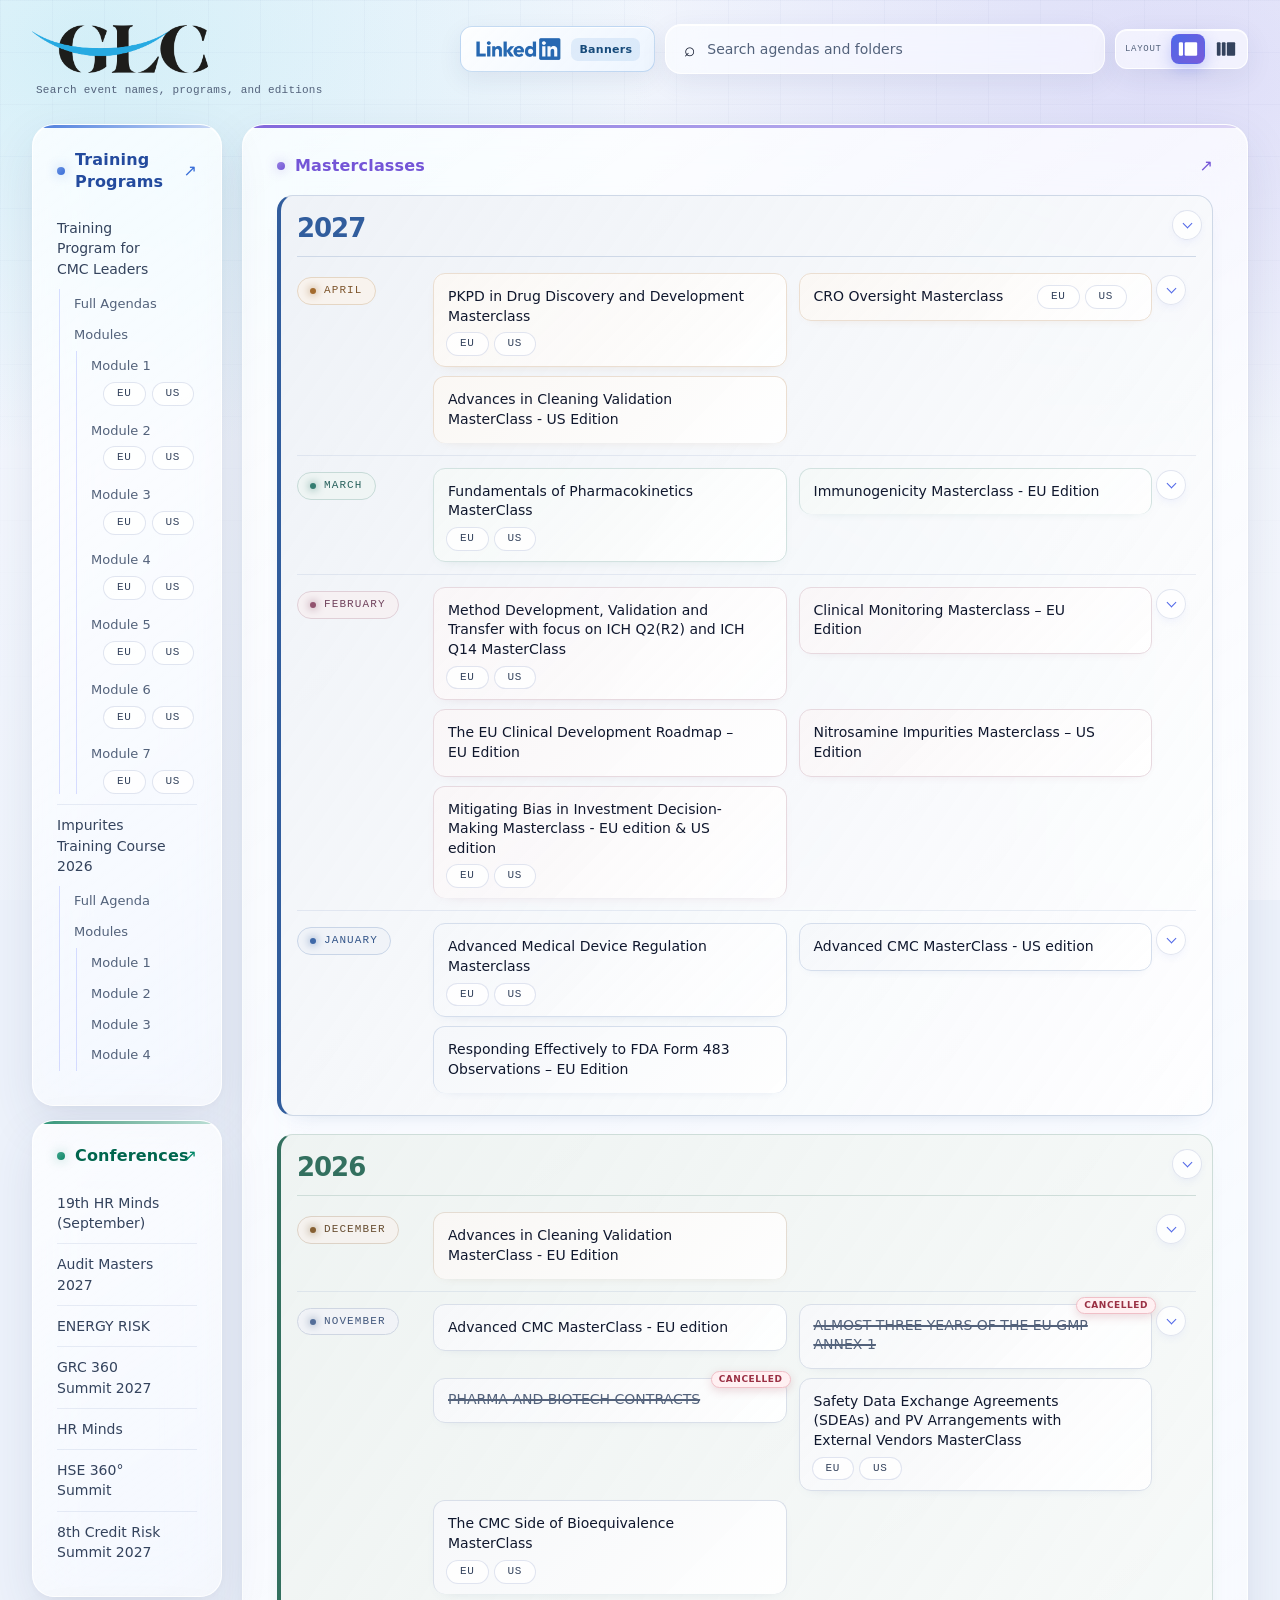
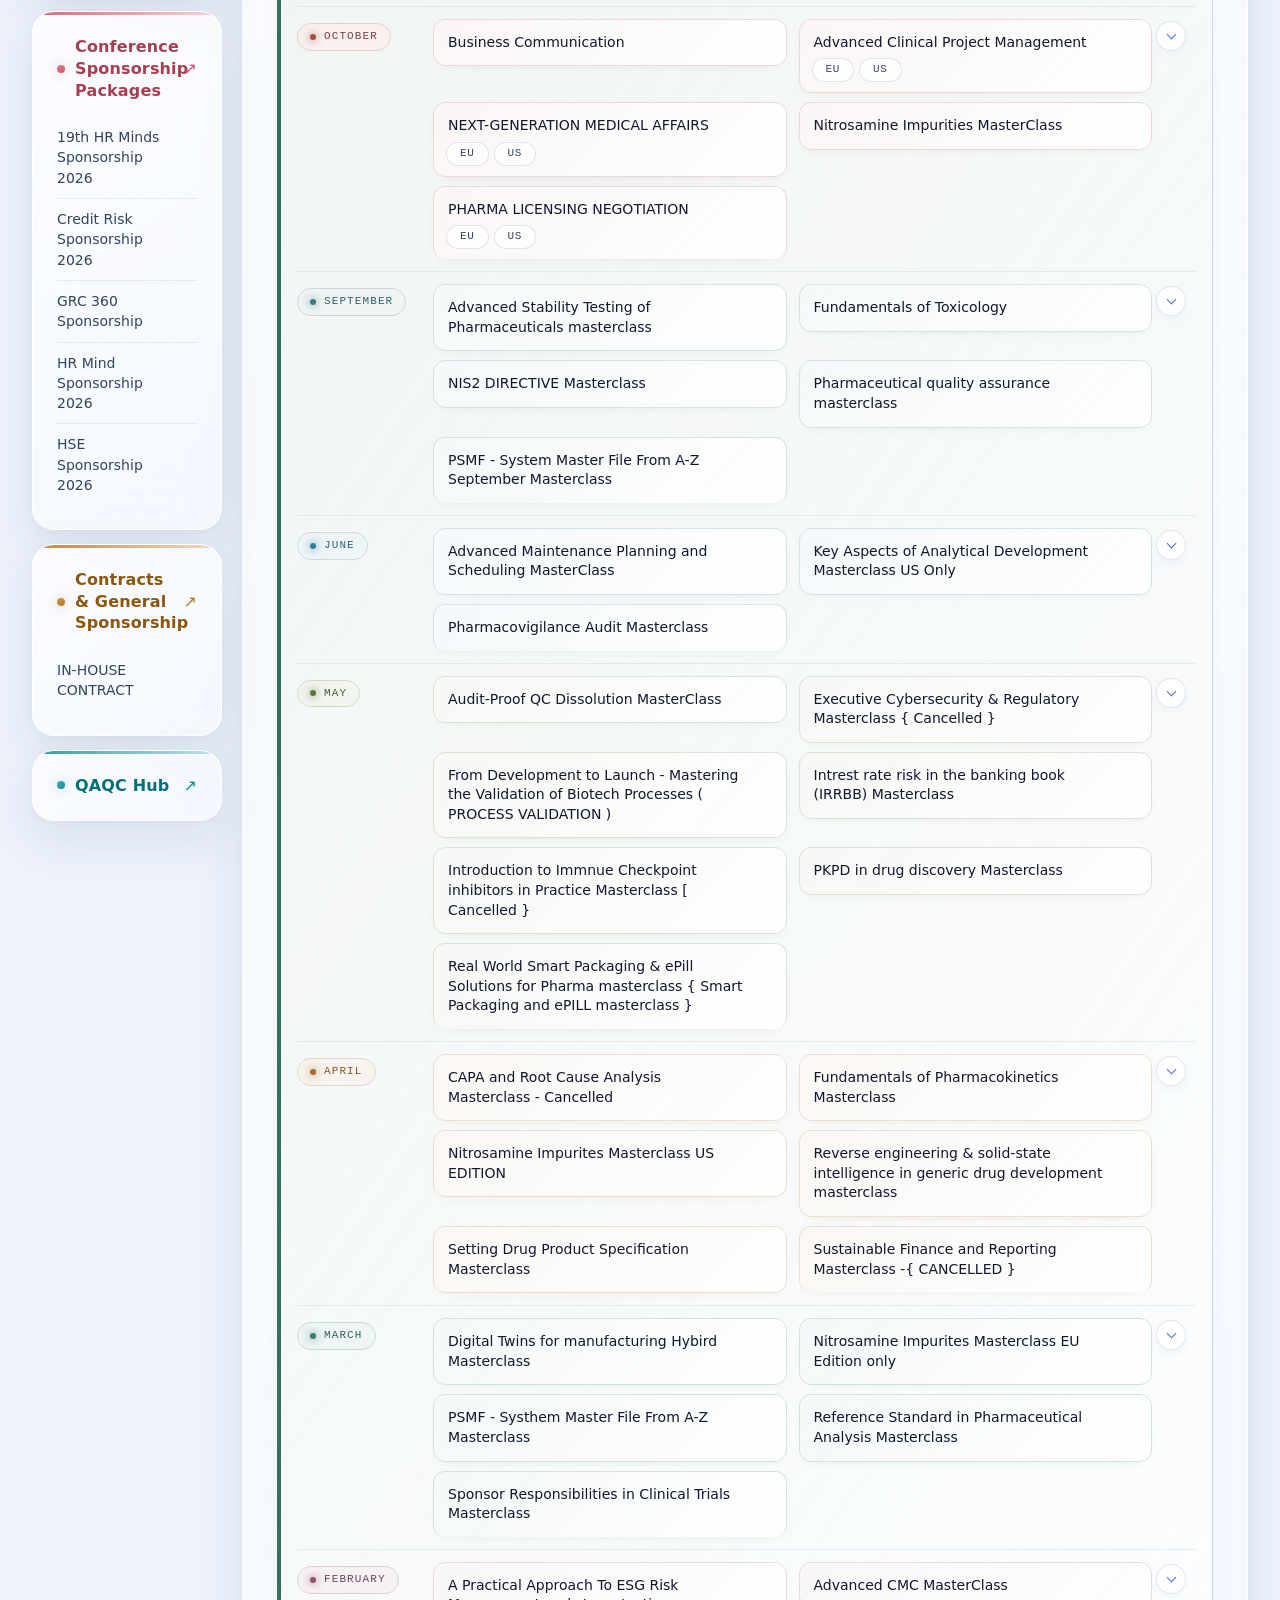
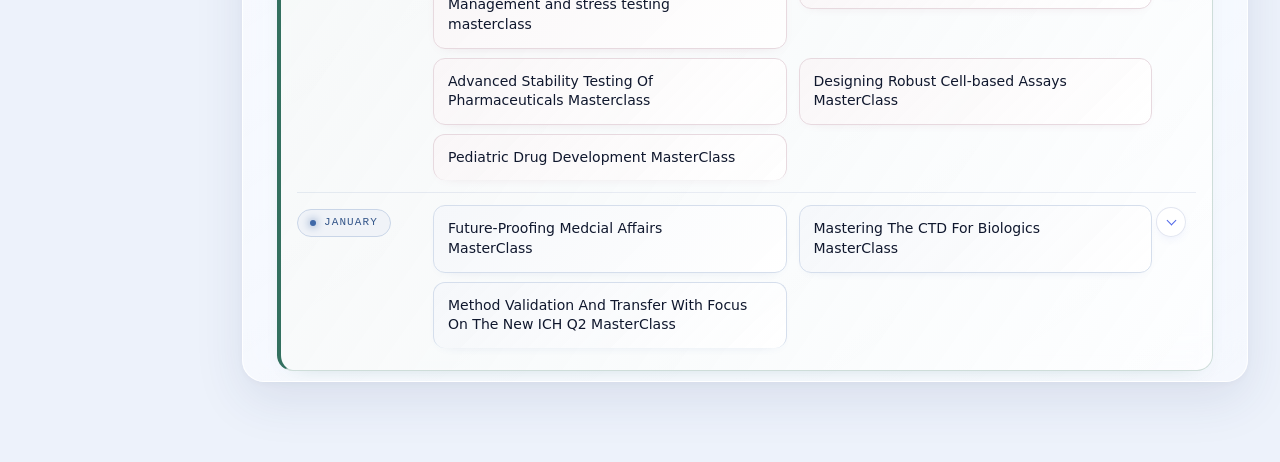
<file: index.html>
<!doctype html>
<html lang="en"><head>
  <meta charset="utf-8">
  <meta name="viewport" content="width=device-width, initial-scale=1">
  <meta name="theme-color" content="#f3efe7">
  <meta name="description" content="Browse company agendas by year.">
  <title>GLC Agenda</title>
  <link rel="icon" type="image/png" href="images/notebook.png?v=1">
  <link rel="preconnect" href="https://fonts.googleapis.com">
  <link rel="preconnect" href="https://fonts.gstatic.com" crossorigin="">
  <link href="https://fonts.googleapis.com/css2?family=DM+Sans:wght@400;500;600;700&amp;display=swap" rel="stylesheet">
  <link rel="stylesheet" href="style.css?v=68">
  <script src="script.js?v=32" defer=""></script>
</head>
<body>
  <div class="page">
    <main id="top">
      <section class="directory-tools" aria-label="Find a folder">
        <div class="directory-control-row">
          <a class="site-brand" href="index.html" aria-label="GLC Agenda home"><img src="images/logo.png" alt="GLC Agenda"></a>
          <a id="linkedin-banners-link" class="linkedin-banners-link" href="https://drive.google.com/drive/folders/19F697eTZKWNSsl8ixqjc8ACuGtkFkTVb" target="_blank" rel="noopener noreferrer" aria-label="LinkedIn Banners"><img src="images/LinkedIn%20logo.png" alt="LinkedIn"><span>Banners</span></a>
          <label class="search-field" for="folder-search"><span aria-hidden="true">⌕</span><input id="folder-search" type="search" placeholder="Search agendas and folders" autocomplete="off"></label>
          <div class="layout-switch" role="group" aria-label="Choose category layout">
            <span>LAYOUT</span>
            <button type="button" data-page-layout="two" aria-label="Two-column layout" title="Two-column layout" aria-pressed="true"><svg viewBox="0 0 24 18" aria-hidden="true"><rect x="1" y="1" width="5" height="16" rx="1.5"></rect><rect x="8" y="1" width="15" height="16" rx="1.5"></rect></svg></button>
            <button type="button" data-page-layout="three" aria-label="Three-column layout" title="Three-column layout" aria-pressed="false"><svg viewBox="0 0 24 18" aria-hidden="true"><rect x="1" y="1" width="4.5" height="16" rx="1.2"></rect><rect x="7" y="1" width="4.5" height="16" rx="1.2"></rect><rect x="13" y="1" width="10" height="16" rx="1.2"></rect></svg></button>
          </div>
        </div>
        <p id="search-status" role="status" aria-live="polite">Search event names, programs, and editions</p>
      </section>
      <section class="resource-grid layout-two" aria-label="Company resource folders">
        <div class="resource-column masterclass-column">
          <section class="resource-card masterclass-card" aria-labelledby="masterclasses-title">
          <a class="resource-title heading-link" id="masterclasses-title" href="https://drive.google.com/open?id=1SYLco-EGPPTIH3uRonsFrjHcGdlMfCyy&amp;usp=drive_copy" target="_blank" rel="noopener noreferrer">Masterclasses </a>
          <ul class="subfolder-list">
            <li>
              <a href="https://drive.google.com/open?id=1UIjDWiody1TJryAAQ2Q3YsmNjGMsV4Ec&amp;usp=drive_copy" target="_blank" rel="noopener noreferrer">2026 </a>
              <ul class="nested-folder-list">
                <li>
                  <a href="https://drive.google.com/open?id=1bC169w_g03ZWc2Ftd0TBSOvj7hJWLqSA&amp;usp=drive_copy" target="_blank" rel="noopener noreferrer">January </a>
                  <ul class="nested-folder-list">
                    <li><a href="https://drive.google.com/open?id=186DiKdLjNUb8t5Ezz1wzVW7QX2kq3QRZ&amp;usp=drive_copy" target="_blank" rel="noopener noreferrer">Future-Proofing Medcial Affairs MasterClass </a></li>
                    <li><a href="https://drive.google.com/open?id=1R_OvugPdlBIxSmYsd0YOBFOQgIFRCyfG&amp;usp=drive_copy" target="_blank" rel="noopener noreferrer">Mastering The CTD For Biologics MasterClass </a></li>
                    <li><a href="https://drive.google.com/open?id=1JdWOrMs_HxZ-oKvu9_5xMkMJYE7Wu5tg&amp;usp=drive_copy" target="_blank" rel="noopener noreferrer">Method Validation And Transfer With Focus On The New ICH Q2 MasterClass </a></li>
                  </ul>
                </li>
                <li>
                  <a href="https://drive.google.com/open?id=1NvpAFsybTMr81GGcFDWWh0IRrnOapgz7&amp;usp=drive_copy" target="_blank" rel="noopener noreferrer">February </a>
                  <ul class="nested-folder-list">
                    <li><a href="https://drive.google.com/open?id=1oc3FRkT-VStah2xHRoA6xlImz6sgt6wj&amp;usp=drive_copy" target="_blank" rel="noopener noreferrer">A Practical Approach To ESG Risk Management and stress testing masterclass </a></li>
                    <li><a href="https://drive.google.com/open?id=15PIYYgcNQCApU0V3ikipH5wvEX5eoPiy&amp;usp=drive_copy" target="_blank" rel="noopener noreferrer">Advanced CMC MasterClass </a></li>
                    <li><a href="https://drive.google.com/open?id=1d7HrE02Tfa88m44LMVMGsMlZderuT7Iu&amp;usp=drive_copy" target="_blank" rel="noopener noreferrer">Advanced Stability Testing Of Pharmaceuticals Masterclass </a></li>
                    <li><a href="https://drive.google.com/open?id=1J6nVkUYbWHmqx477Ps9hW2zz4nrLFnCF&amp;usp=drive_copy" target="_blank" rel="noopener noreferrer">Designing Robust Cell-based Assays MasterClass </a></li>
                    <li><a href="https://drive.google.com/open?id=1S-w_MV0tY5IKdd_gouUj85ACUKVi3YzG&amp;usp=drive_copy" target="_blank" rel="noopener noreferrer">Pediatric Drug Development MasterClass </a></li>
                  </ul>
                </li>
                <li>
                  <a href="https://drive.google.com/open?id=1uF94bn7bB3lbnMYrdjgwgTDd8B24wOGx&amp;usp=drive_copy" target="_blank" rel="noopener noreferrer">March </a>
                  <ul class="nested-folder-list">
                    <li><a href="https://drive.google.com/open?id=14n_UllVkYcf-Ywnarsv29qIwHQI_o4BH&amp;usp=drive_copy" target="_blank" rel="noopener noreferrer">Digital Twins for manufacturing Hybird Masterclass </a></li>
                    <li><a href="https://drive.google.com/open?id=1bVFezxjwO26celNLSHdP6YsoHNlRVNNS&amp;usp=drive_copy" target="_blank" rel="noopener noreferrer">Nitrosamine Impurites Masterclass EU Edition only </a></li>
                    <li><a href="https://drive.google.com/open?id=1UOqKBdvZmQdYA1Jxv0E3l7gWIDRQL6ci&amp;usp=drive_copy" target="_blank" rel="noopener noreferrer">PSMF - Systhem Master File From A-Z Masterclass </a></li>
                    <li><a href="https://drive.google.com/open?id=1QbFMiw3CKhCrF8oZAw3Y8pXuq46sylGq&amp;usp=drive_copy" target="_blank" rel="noopener noreferrer">Reference Standard in Pharmaceutical Analysis Masterclass </a></li>
                    <li><a href="https://drive.google.com/open?id=1T9rL2G38fs-e1jTbDpOHFDjpzGqRGpV8&amp;usp=drive_copy" target="_blank" rel="noopener noreferrer">Sponsor Responsibilities in Clinical Trials Masterclass </a></li>
                  </ul>
                </li>
                <li>
                  <a href="https://drive.google.com/open?id=1t62odB5Wnh7ur27CnZsSGqTHjp6lmrOP&amp;usp=drive_copy" target="_blank" rel="noopener noreferrer">April </a>
                  <ul class="nested-folder-list">
                    <li><a href="https://drive.google.com/open?id=184nY_2LgouinwNhO29lOaZyETrINNTeR&amp;usp=drive_copy" target="_blank" rel="noopener noreferrer">CAPA and Root Cause Analysis Masterclass - Cancelled </a></li>
                    <li><a href="https://drive.google.com/open?id=1YNvFH9hg8v1CYoDJF4Mu67BgqMH2mhIe&amp;usp=drive_copy" target="_blank" rel="noopener noreferrer">Fundamentals of Pharmacokinetics Masterclass </a></li>
                    <li><a href="https://drive.google.com/open?id=193vHlIhavArvnxFHWBn3SGZXOe9hKFEs&amp;usp=drive_copy" target="_blank" rel="noopener noreferrer">Nitrosamine Impurites Masterclass US EDITION </a></li>
                    <li><a href="https://drive.google.com/open?id=1cIr-IWtmgBIXGIzEEUCDJpx3fdYjWhvg&amp;usp=drive_copy" target="_blank" rel="noopener noreferrer">Reverse engineering &amp; solid-state intelligence in generic drug development masterclass </a></li>
                    <li><a href="https://drive.google.com/open?id=1sNSjV2OAaEGUuqd6wM47ettSVTxfXebP&amp;usp=drive_copy" target="_blank" rel="noopener noreferrer">Setting Drug Product Specification Masterclass </a></li>
                    <li><a href="https://drive.google.com/open?id=1Q3rBEPyHVdPGzQFrlTo2HB8_6cVD4yyd&amp;usp=drive_copy" target="_blank" rel="noopener noreferrer">Sustainable Finance and Reporting Masterclass -{ CANCELLED } </a></li>
                  </ul>
                </li>
                <li>
                  <a href="https://drive.google.com/open?id=1bURoecCftXIX_we_mwsTUiBE8KmCT8B4&amp;usp=drive_copy" target="_blank" rel="noopener noreferrer">May </a>
                  <ul class="nested-folder-list">
                    <li><a href="https://drive.google.com/open?id=18SGrtmwSu7bo0cOBQxiZgXcbyFGK44Tj&amp;usp=drive_copy" target="_blank" rel="noopener noreferrer">Audit-Proof QC Dissolution MasterClass </a></li>
                    <li><a href="https://drive.google.com/open?id=1nIyObsO2cR__I3X6QqKgoNjR7l_tzg3Z&amp;usp=drive_copy" target="_blank" rel="noopener noreferrer">Executive Cybersecurity &amp; Regulatory Masterclass { Cancelled } </a></li>
                    <li><a href="https://drive.google.com/open?id=1N2YpvJ2a5AP07Buwbb2kpbvM1Eo9KnqQ&amp;usp=drive_copy" target="_blank" rel="noopener noreferrer">From Development to Launch - Mastering the Validation of Biotech Processes ( PROCESS VALIDATION ) </a></li>
                    <li><a href="https://drive.google.com/open?id=1n556RHJn4Q1tdnetlHgp9BgWhbpo0vMI&amp;usp=drive_copy" target="_blank" rel="noopener noreferrer">Intrest rate risk in the banking book (IRRBB) Masterclass </a></li>
                    <li><a href="https://drive.google.com/open?id=1_V25dOwZ0FsUR9r_xdvffEpzm8C1XV34&amp;usp=drive_copy" target="_blank" rel="noopener noreferrer">Introduction to Immnue Checkpoint inhibitors in Practice Masterclass [ Cancelled } </a></li>
                    <li><a href="https://drive.google.com/open?id=1ZchvS3ahblIblmWRsxKkfHFuC3L1xNso&amp;usp=drive_copy" target="_blank" rel="noopener noreferrer">PKPD in drug discovery Masterclass </a></li>
                    <li><a href="https://drive.google.com/open?id=1-s-Fe5J4T-qUTU6zVlZ8lHTrOAjEAGh1&amp;usp=drive_copy" target="_blank" rel="noopener noreferrer">Real World Smart Packaging &amp; ePill Solutions for Pharma masterclass { Smart Packaging and ePILL masterclass } </a></li>
                  </ul>
                </li>
                <li>
                  <a href="https://drive.google.com/open?id=1-55TwCUxjNP81Ta3u90WP8U6WWfT1KzF&amp;usp=drive_copy" target="_blank" rel="noopener noreferrer">June </a>
                  <ul class="nested-folder-list">
                    <li><a href="https://drive.google.com/open?id=1XfTyZP2xiTS_nOoaZlZx3SQiQREGox4o&amp;usp=drive_copy" target="_blank" rel="noopener noreferrer">Advanced Maintenance Planning and Scheduling MasterClass </a></li>
                    <li><a href="https://drive.google.com/open?id=1g1Oot0FfcBP4it5imWBtpwuMem0zDSwl&amp;usp=drive_copy" target="_blank" rel="noopener noreferrer">Key Aspects of Analytical Development Masterclass US Only </a></li>
                    <li><a href="https://drive.google.com/open?id=1yVN5aHPRMhZMrpfrjnxNP5MUe1jwooiY&amp;usp=drive_copy" target="_blank" rel="noopener noreferrer">Pharmacovigilance Audit Masterclass </a></li>
                  </ul>
                </li>
                <li>
                  <a href="https://drive.google.com/open?id=1XADFB0FfmfvnRAAyboeH0BU7KXG1igFD&amp;usp=drive_copy" target="_blank" rel="noopener noreferrer">September </a>
                  <ul class="nested-folder-list">
                    <li><a href="https://drive.google.com/open?id=13uVAx5r333XEav3MjGi5326ybPRm42Py&amp;usp=drive_copy" target="_blank" rel="noopener noreferrer">Advanced Stability Testing of Pharmaceuticals masterclass </a></li>
                    <li><a href="https://drive.google.com/open?id=1Y2tS5V3kuhllbD4ZRnHjKTeG2fWV6H6p&amp;usp=drive_copy" target="_blank" rel="noopener noreferrer">Fundamentals of Toxicology </a></li>
                    <li><a href="https://drive.google.com/open?id=1JugIvfBIkqCdMAxCC-jyKNvqHrClJSVK&amp;usp=drive_copy" target="_blank" rel="noopener noreferrer">NIS2 DIRECTIVE Masterclass </a></li>
                    <li><a href="https://drive.google.com/open?id=1Vs2YSlXdjFodhS6cwW667C8BAEIe-tEQ&amp;usp=drive_copy" target="_blank" rel="noopener noreferrer">Pharmaceutical quality assurance masterclass </a></li>
                    <li><a href="https://drive.google.com/open?id=1g4gGBjJml8D6CFp9ky0BbbnkemfhuBLq&amp;usp=drive_copy" target="_blank" rel="noopener noreferrer">PSMF - System Master File From A-Z September Masterclass </a></li>
                  </ul>
                </li>
                <li>
                  <a href="https://drive.google.com/open?id=1JUnOQNcuA6BoDmnEh8cDxYAgr7pOnQb5&amp;usp=drive_copy" target="_blank" rel="noopener noreferrer">October </a>
                  <ul class="nested-folder-list">
                    <li><a href="https://drive.google.com/open?id=13KqS74f4mKOjQP_ZB2fmYLl7yxi5GS_b&amp;usp=drive_copy" target="_blank" rel="noopener noreferrer">Business Communication </a></li>
                    <li>
                      <a href="https://drive.google.com/open?id=1INl3za3qVnDomiVZwwvBBkljnJtH5iiM&amp;usp=drive_copy" target="_blank" rel="noopener noreferrer">Advanced Clinical Project Management </a>
                      <ul class="nested-folder-list edition-row">
                        <li><a href="https://drive.google.com/open?id=1lV1IzUKgMyJNwf1oaf3F2WKaImmRsUgG&amp;usp=drive_copy" target="_blank" rel="noopener noreferrer">EU </a></li>
                        <li><a href="https://drive.google.com/open?id=1w8gGgZnMo5fZfQI3pm2ejusXR5fSMjQ2&amp;usp=drive_copy" target="_blank" rel="noopener noreferrer">US </a></li>
                      </ul>
                    </li>
                    <li>
                      <a href="https://drive.google.com/open?id=1E9y9CmtFG1Rg9aU-Ohht-snhDEmLf49L&amp;usp=drive_copy" target="_blank" rel="noopener noreferrer">NEXT-GENERATION MEDICAL AFFAIRS </a>
                      <ul class="nested-folder-list edition-row">
                        <li><a href="https://drive.google.com/open?id=1iHHNS5aufxnVIZ-982GS69t4C9bRiHoB&amp;usp=drive_copy" target="_blank" rel="noopener noreferrer">EU </a></li>
                        <li><a href="https://drive.google.com/open?id=1bLMVGBqrAa42DhT_luxMq2D8H2O6OSK0&amp;usp=drive_copy" target="_blank" rel="noopener noreferrer">US </a></li>
                      </ul>
                    </li>
                    <li><a href="https://drive.google.com/open?id=19_qg6JxetWPOdp3ayM_KWmAM9XyU0Qyf&amp;usp=drive_copy" target="_blank" rel="noopener noreferrer" title="Nitrosamine Impurities MasterClass">Nitrosamine Impurities MasterClass</a></li>
                    <li>
                      <a href="https://drive.google.com/open?id=19Yrs1usUDvDLiBAP-PvfFlEmjEIqATUk&amp;usp=drive_copy" target="_blank" rel="noopener noreferrer">PHARMA LICENSING NEGOTIATION </a>
                      <ul class="nested-folder-list edition-row">
                        <li><a href="https://drive.google.com/open?id=1XBraxLoWe-gtS1BDZUz406HcF6XUlEkZ&amp;usp=drive_copy" target="_blank" rel="noopener noreferrer">EU </a></li>
                        <li><a href="https://drive.google.com/open?id=1zCbgt_4HLDB-1RjrrrV2xMmq9-0x356q&amp;usp=drive_copy" target="_blank" rel="noopener noreferrer">US </a></li>
                      </ul>
                    </li>
                  </ul>
                </li>
                <li>
                  <a href="https://drive.google.com/open?id=1iWCI1OCjvKl1zGOJJun06wL2pa4unxRH&amp;usp=drive_copy" target="_blank" rel="noopener noreferrer">November </a>
                  <ul class="nested-folder-list">
                    <li><a href="https://drive.google.com/open?id=1IRdU5RIvsCy_Vl4sAMS7FdPOzXNxZAZt&amp;usp=drive_copy" target="_blank" rel="noopener noreferrer" title="Advanced CMC MasterClass - EU edition">Advanced CMC MasterClass - EU edition</a></li>

                    <li><a href="https://drive.google.com/open?id=18CfbsGcAHEkUi-MoYiUjR957YM7IeP7F&amp;usp=drive_copy" target="_blank" rel="noopener noreferrer" title="ALMOST THREE YEARS OF THE EU GMP ANNEX 1" data-badge="CANCELLED">ALMOST THREE YEARS OF THE EU GMP ANNEX 1</a></li>
                    <li data-admin-hidden="true"><a href="https://drive.google.com/open?id=1qNxElOWwIIfekBGGP3E6kfg3UBDewxj7&amp;usp=drive_copy" target="_blank" rel="noopener noreferrer" title="IMMUNOGENICITY">IMMUNOGENICITY</a></li>
                    <li><a href="https://drive.google.com/open?id=1anOPEy89VCggOVqARqyzU0xYNJJSFyZi&amp;usp=drive_copy" target="_blank" rel="noopener noreferrer" title="PHARMA AND BIOTECH CONTRACTS" data-badge="CANCELLED">PHARMA AND BIOTECH CONTRACTS</a></li>
                    <li>
                      <a href="https://drive.google.com/open?id=1iCMturu_LzDCI1b2fmExKFFO2JFvA90P&amp;usp=drive_copy" target="_blank" rel="noopener noreferrer" title="Safety Data Exchange Agreements (SDEAs) and PV Arrangements with External Vendors MasterClass">Safety Data Exchange Agreements (SDEAs) and PV Arrangements with External Vendors MasterClass</a>
                      <ul class="nested-folder-list edition-row">
                        <li><a href="https://drive.google.com/open?id=1GvePLW5zrHI4BRufRVAe8vyBHDO5LsLy&amp;usp=drive_copy" target="_blank" rel="noopener noreferrer">EU </a></li>
                        <li><a href="https://drive.google.com/open?id=1YMoOkBoxnD5lYCp532_dAzD-h954VONB&amp;usp=drive_copy" target="_blank" rel="noopener noreferrer">US </a></li>
                      </ul>
                    </li>
                    <li>
                      <a href="https://drive.google.com/open?id=1p4ktXqhBjlPx4PQs6Vq3tzZEq0U3uAur&amp;usp=drive_copy" target="_blank" rel="noopener noreferrer" title="The CMC Side of Bioequivalence MasterClass">The CMC Side of Bioequivalence MasterClass</a>
                      <ul class="nested-folder-list edition-row">
                        <li><a href="https://drive.google.com/open?id=1PCqmUHB0Qpa-F8UtMvKQ0yzuSjF5o-o-&amp;usp=drive_copy" target="_blank" rel="noopener noreferrer">EU </a></li>
                        <li><a href="https://drive.google.com/open?id=15rKmEU83cpcpGt6ZhQB83-NocUkJ_1B5&amp;usp=drive_copy" target="_blank" rel="noopener noreferrer">US </a></li>
                      </ul>
                    </li>
                  </ul>
                </li>
                <li>
                  <a href="https://drive.google.com/open?id=1_USnFPo9YltAcian44oQBunw5IFGupDd&amp;usp=drive_copy" target="_blank" rel="noopener noreferrer">December </a>
                  <ul class="nested-folder-list">
                    <li><a href="https://drive.google.com/open?id=18xgVlb0dg5exdouCeD9ZJ8iMNmlZ8WCE&amp;usp=drive_copy" target="_blank" rel="noopener noreferrer" title="Advances in Cleaning Validation MasterClass - EU Edition">Advances in Cleaning Validation MasterClass - EU Edition</a></li>
                  </ul>
                </li>
              </ul>
            </li>
            <li>
              <a href="https://drive.google.com/open?id=1-pXg00ht4RaOLnJVC4c-XfamNgG1sz8a&amp;usp=drive_copy" target="_blank" rel="noopener noreferrer">2027 </a>
              <ul class="nested-folder-list">
                <li>
                  <a href="https://drive.google.com/open?id=1mbXk6pJX0ffXm-Qh68bt8YdJvMy2DLuL&amp;usp=drive_copy" target="_blank" rel="noopener noreferrer">January </a>
                  <ul class="nested-folder-list">
                    <li>
                      <a href="https://drive.google.com/open?id=1b8N3wLkGWkbpP4FUa3MF-w_bWU6rUXT3&amp;usp=drive_copy" target="_blank" rel="noopener noreferrer">Advanced Medical Device Regulation Masterclass </a>
                      <ul class="nested-folder-list edition-row">
                        <li><a href="https://drive.google.com/open?id=11UmCrhAOkoLbU81H06Qj0KvvbuPXRq-w&amp;usp=drive_copy" target="_blank" rel="noopener noreferrer">EU </a></li>
                        <li><a href="https://drive.google.com/open?id=1OzFhZ6HNE_5DYC_DSxiWwenL6IqBp-45&amp;usp=drive_copy" target="_blank" rel="noopener noreferrer">US </a></li>
                      </ul>
                    </li>
                    <li><a href="https://drive.google.com/open?id=1kKpCKWjtJv2QI2fKHaMXQYo8segYgvLS&amp;usp=drive_copy" target="_blank" rel="noopener noreferrer" title="Advanced CMC MasterClass - US edition">Advanced CMC MasterClass - US edition</a></li>
                  <li><a href="https://drive.google.com/drive/folders/1Co3CCdvfjEpaQ_8BbNHsU3XnjPj8UXJ-?usp=drive_link" target="_blank" rel="noopener noreferrer" data-badge="NEW">Responding Effectively to FDA Form 483 Observations – EU Edition</a></li></ul>
                </li>
                <li>
                  <a href="https://drive.google.com/open?id=1b5Esy0cf4usELYVr6VEj-Ed2iGLAtq1X&amp;usp=drive_copy" target="_blank" rel="noopener noreferrer">February </a>
                  <ul class="nested-folder-list">
                    <li data-admin-hidden="true">
                      <a href="https://drive.google.com/open?id=1ndTLm-WLifOpVTKou9lRh-HKK_cwqZ1C&amp;usp=drive_copy" target="_blank" rel="noopener noreferrer" title="GENERATING BEHAVIOURAL ALPHA">GENERATING BEHAVIOURAL ALPHA</a>
                      <ul class="nested-folder-list edition-row">
                        <li><a href="https://drive.google.com/open?id=1JDqONvbFtu11-d2iAGtChuiXj1SzCJWN&amp;usp=drive_copy" target="_blank" rel="noopener noreferrer">EU </a></li>
                        <li><a href="https://drive.google.com/open?id=1FI6oD7hEsJZeXwvtd3vdRnUdZheOFIBN&amp;usp=drive_copy" target="_blank" rel="noopener noreferrer">US </a></li>
                      </ul>
                    </li>
                    <li>
                      <a href="https://drive.google.com/open?id=1BFfKBDSOzpnqrQ1q7FMzVa-x6yi5_Ygm&amp;usp=drive_copy" target="_blank" rel="noopener noreferrer" title="Method Development, Validation and Transfer with focus on ICH Q2(R2) and ICH Q14 MasterClass">Method Development, Validation and Transfer with focus on ICH Q2(R2) and ICH Q14 MasterClass</a>
                      <ul class="nested-folder-list edition-row">
                        <li><a href="https://drive.google.com/open?id=1KFO3MY8DEGu5yIwiWqau7ywSlALtjqIe&amp;usp=drive_copy" target="_blank" rel="noopener noreferrer">EU </a></li>
                        <li><a href="https://drive.google.com/open?id=1AqtoALyoFN7zabfwxpISROe-Vl1VU_6F&amp;usp=drive_copy" target="_blank" rel="noopener noreferrer">US </a></li>
                      </ul>
                    </li>
                  <li><a href="https://drive.google.com/drive/folders/1cO-U6y1KzKl6DS1UZa9q_M87xUB5eJwG?usp=drive_link" target="_blank" rel="noopener noreferrer" data-badge="NEW">Clinical Monitoring Masterclass – EU Edition</a></li><li><a href="https://drive.google.com/drive/folders/1NbZgf4rL8km8npLK6TmQkaqaeboyPrMh?usp=drive_link" target="_blank" rel="noopener noreferrer" data-badge="NEW">The EU Clinical Development Roadmap – EU Edition</a></li><li><a href="https://drive.google.com/drive/folders/19WKgvl4Y-JwlX5gnlCH7Khgh7hsKcUdS?usp=drive_link" target="_blank" rel="noopener noreferrer" data-badge="NEW">Nitrosamine Impurities Masterclass – US Edition</a></li><li><a href="https://drive.google.com/drive/folders/154t4LkDQAihDP3ul8Jh8HeffinDDoT__" target="_blank" rel="noopener noreferrer" data-badge="NEW" title="Mitigating Bias in Investment Decision-Making Masterclass - EU edition &amp; US edition">Mitigating Bias in Investment Decision-Making Masterclass - EU edition &amp; US edition</a><ul class="nested-folder-list edition-row"><li><a target="_blank" rel="noopener noreferrer" href="https://drive.google.com/open?id=1_V2fPfpIJ33MPWlXTc-1F9qAjasxrCLa&amp;usp=drive_copy">EU</a></li><li><a target="_blank" rel="noopener noreferrer" href="https://drive.google.com/open?id=1WLSRZKvACVMPrqZy6AKpoVhFFdr82LRO&amp;usp=drive_copy">US</a></li></ul></li></ul>
                </li>
                <li>
                  <a href="https://drive.google.com/open?id=16LN6wOQctFs5IRC0VC4CpARbJQhf6NyG&amp;usp=drive_copy" target="_blank" rel="noopener noreferrer">March </a>
                  <ul class="nested-folder-list">
                    <li>
                      <a href="https://drive.google.com/open?id=1UyFOkBaqRErlNDaxpg0rs3PdTefl2BAz&amp;usp=drive_copy" target="_blank" rel="noopener noreferrer" title="Fundamentals of Pharmacokinetics MasterClass">Fundamentals of Pharmacokinetics MasterClass</a>
                      <ul class="nested-folder-list edition-row">
                        <li><a href="https://drive.google.com/open?id=1-UH58l6KcsBlnBrKGGjCuh3W6iiwYyiV&amp;usp=drive_copy" target="_blank" rel="noopener noreferrer">EU </a></li>
                        <li><a href="https://drive.google.com/open?id=1dXLrv5kVePHmcwdhwVI8SuK5iGPWkH1F&amp;usp=drive_copy" target="_blank" rel="noopener noreferrer">US </a></li>
                      </ul>
                    </li>
                  <li><a href="https://drive.google.com/drive/folders/1clZHRRFKIxyTWPRhwkm2vscDddMHTdG3?usp=drive_link" target="_blank" rel="noopener noreferrer" data-badge="NEW" data-badge-expires-at="1794477958633">Immunogenicity Masterclass - EU Edition</a></li></ul>
                </li>
              <li><a href="https://drive.google.com/drive/folders/1Jj3KM28_AGimJEdJdlhBop4D4xN6lNIs" target="_blank" rel="noopener noreferrer">April</a><ul class="nested-folder-list"><li><a href="https://drive.google.com/drive/folders/191oi4yp_Zgpu4sdhmFNW_FGW4UEfX8je" target="_blank" rel="noopener noreferrer" data-badge="NEW" data-badge-expires-at="1794838213390" title="PKPD in Drug Discovery and Development Masterclass">PKPD in Drug Discovery and Development Masterclass</a><ul class="nested-folder-list edition-row"><li><a target="_blank" rel="noopener noreferrer" href="https://drive.google.com/drive/folders/1GRHPG0YsVf245LvBBj54NESoOXujBrdy">EU</a></li><li><a target="_blank" rel="noopener noreferrer" href="https://drive.google.com/drive/folders/1MLs-rprNgoB5W__fpSBB3LfX4m3LJfov">US</a></li></ul></li><li><a href="https://drive.google.com/drive/folders/1ZgRn6Vcf4C-DRhg786kihw1CRCupJE48?usp=drive_link" target="_blank" rel="noopener noreferrer" data-badge="NEW" data-badge-expires-at="1795519977680" title="CRO Oversight Masterclass">CRO Oversight Masterclass</a><ul class="nested-folder-list edition-row"><li><a target="_blank" rel="noopener noreferrer" href="https://drive.google.com/drive/folders/1sweMkmkt_kURN9ocgxFfSqrJ7UPXi0yc">EU</a></li><li><a target="_blank" rel="noopener noreferrer" href="https://drive.google.com/drive/folders/1yZ4CnVvG3N5DQgG0d7ArYoCNrE_hS95_">US</a></li></ul></li><li><a href="https://drive.google.com/drive/folders/1Xx2BIETZJ25Guk8QwLU3Crbda4et4apM?usp=drive_link" target="_blank" rel="noopener noreferrer" data-badge="NEW" data-badge-expires-at="1795519994115" title="Advances in Cleaning Validation MasterClass - US Edition">Advances in Cleaning Validation MasterClass - US Edition</a></li></ul></li></ul>
            </li>
          </ul>
        </section>
        </div>
        <div class="resource-column support-column"><div class="support-stack training-stack"><section class="resource-card training-card" aria-labelledby="training-title">
          <a class="resource-title heading-link" id="training-title" href="https://drive.google.com/open?id=1d5UT6H8N6NBPgkqLPxHqAWxzKLs4_Jh8&amp;usp=drive_copy" target="_blank" rel="noopener noreferrer" title="Training Programs">Training Programs</a>
          <ul class="subfolder-list">
            <li>
              <a href="https://drive.google.com/open?id=16N_YQJ8FxdgZcxgs8feF3YhXrLbX9ANa&amp;usp=drive_copy" target="_blank" rel="noopener noreferrer" title="Training Program for CMC Leaders">Training Program for CMC Leaders</a>
              <ul class="nested-folder-list">
                <li><a href="https://drive.google.com/open?id=11Pm8zYMY1QB0fcXNfxc4pqxSjoWaa8Nl&amp;usp=drive_copy" target="_blank" rel="noopener noreferrer">Full Agendas </a></li>
                <li>
                  <a href="https://drive.google.com/open?id=1J4mIqzygjC4zN1znmbFVTiAVnC8G3dOr&amp;usp=drive_copy" target="_blank" rel="noopener noreferrer">Modules </a>
                  <ul class="nested-folder-list">
                    <li><a href="https://drive.google.com/open?id=10Rg5ZUn3d0xNw3Yn3WNplw_vh11rO5nC&amp;usp=drive_copy" target="_blank" rel="noopener noreferrer">Module 1 </a><ul class="nested-folder-list edition-row"><li><a href="https://drive.google.com/open?id=1oVMG_XGH1_0t1z-WDf1vDGM_8JLzMH8Y&amp;usp=drive_copy" target="_blank" rel="noopener noreferrer">EU </a></li><li><a href="https://drive.google.com/open?id=1hVJb8LQlvM3gVmkGp4hDNm7vY238rfK2&amp;usp=drive_copy" target="_blank" rel="noopener noreferrer">US </a></li></ul></li>
                    <li><a href="https://drive.google.com/open?id=1k1fYIfgAxnNzKBHFe6zE9wxdTzL_eacw&amp;usp=drive_copy" target="_blank" rel="noopener noreferrer">Module 2 </a><ul class="nested-folder-list edition-row"><li><a href="https://drive.google.com/open?id=1MVbx3-obtdddgb_iBZban-SzlfF7G9Il&amp;usp=drive_copy" target="_blank" rel="noopener noreferrer">EU </a></li><li><a href="https://drive.google.com/open?id=185xmViQNDtMmxF8SC7t_bcQX5LmOZrRk&amp;usp=drive_copy" target="_blank" rel="noopener noreferrer">US </a></li></ul></li>
                    <li><a href="https://drive.google.com/open?id=1AtOmM16H3-1p4UFe8EulHLaT088Lwc9N&amp;usp=drive_copy" target="_blank" rel="noopener noreferrer">Module 3 </a><ul class="nested-folder-list edition-row"><li><a href="https://drive.google.com/open?id=1_m74dTKNdc89TbzlupJp2BbDrglNtn5q&amp;usp=drive_copy" target="_blank" rel="noopener noreferrer">EU </a></li><li><a href="https://drive.google.com/open?id=1wL2GpgOrZK83A6_iqgJrfGc3eu9SEcnG&amp;usp=drive_copy" target="_blank" rel="noopener noreferrer">US </a></li></ul></li>
                    <li><a href="https://drive.google.com/open?id=1gQ8jX173bMcww_WfD4OPddrdwiCvSf9a&amp;usp=drive_copy" target="_blank" rel="noopener noreferrer">Module 4 </a><ul class="nested-folder-list edition-row"><li><a href="https://drive.google.com/open?id=11ikU8zGFo68Nz3olPVG1X4lj-AeKTCjo&amp;usp=drive_copy" target="_blank" rel="noopener noreferrer">EU </a></li><li><a href="https://drive.google.com/open?id=1mfzHt29wRGlp5zOVHi0H8g46hHv3bj4J&amp;usp=drive_copy" target="_blank" rel="noopener noreferrer">US </a></li></ul></li>
                    <li><a href="https://drive.google.com/open?id=1tC0XOVIEJXfDEClZFHEKW_EcuLD0uhT_&amp;usp=drive_copy" target="_blank" rel="noopener noreferrer">Module 5 </a><ul class="nested-folder-list edition-row"><li><a href="https://drive.google.com/open?id=1XPke_1xkbbShvnlbIQJnt1oHX5k0L-_2&amp;usp=drive_copy" target="_blank" rel="noopener noreferrer">EU </a></li><li><a href="https://drive.google.com/open?id=1Q-PLUQTNdlXOiYOgyKtUJhyLjEEKgyzO&amp;usp=drive_copy" target="_blank" rel="noopener noreferrer">US </a></li></ul></li>
                    <li><a href="https://drive.google.com/open?id=16mCcOAmVKHL5Q7bVcfLuLNsCc-qKwDtx&amp;usp=drive_copy" target="_blank" rel="noopener noreferrer">Module 6 </a><ul class="nested-folder-list edition-row"><li><a href="https://drive.google.com/open?id=1tDvc1owEDAGAQzkCBXhNbFPHxNFe7m8G&amp;usp=drive_copy" target="_blank" rel="noopener noreferrer">EU </a></li><li><a href="https://drive.google.com/open?id=1HOC5q0DRiAmIXgTwGpmbFVZb5-CVd021&amp;usp=drive_copy" target="_blank" rel="noopener noreferrer">US </a></li></ul></li>
                    <li><a href="https://drive.google.com/open?id=11lKVP4N2aqdVIor3VmYMhokIrQUNRscB&amp;usp=drive_copy" target="_blank" rel="noopener noreferrer">Module 7 </a><ul class="nested-folder-list edition-row"><li><a href="https://drive.google.com/open?id=1wsNUhj8gKRm-fe301gdRm3nuk7deXb4l&amp;usp=drive_copy" target="_blank" rel="noopener noreferrer">EU </a></li><li><a href="https://drive.google.com/open?id=1ukrbYY26w9CbVyoA1lj-mnFmPojDPhbD&amp;usp=drive_copy" target="_blank" rel="noopener noreferrer">US </a></li></ul></li>
                  </ul>
                </li>
              </ul>
            </li>
            <li>
              <a href="https://drive.google.com/open?id=1daEy_Qz6nLJKX4zg0Cs69cZ3SudsNpVd&amp;usp=drive_copy" target="_blank" rel="noopener noreferrer">Impurites Training Course 2026 </a>
              <ul class="nested-folder-list">
                <li><a href="https://drive.google.com/open?id=126wLavL01VOk-Gvm4VxCgAh8rQSRpNGh&amp;usp=drive_copy" target="_blank" rel="noopener noreferrer">Full Agenda </a></li>
                <li>
                  <a href="https://drive.google.com/open?id=1VETvCLA8AZzLfgD6li3q00OdoE1BBIlM&amp;usp=drive_copy" target="_blank" rel="noopener noreferrer">Modules </a>
                  <ul class="nested-folder-list">
                    <li><a href="https://drive.google.com/open?id=11fSH82Uv3dLIPF0mSNIXiudheaN_rTj7&amp;usp=drive_copy" target="_blank" rel="noopener noreferrer">Module 1 </a></li>
                    <li><a href="https://drive.google.com/open?id=1trJt_UbfpLHxFO1-ZPjfLQn8NqNrDOwR&amp;usp=drive_copy" target="_blank" rel="noopener noreferrer">Module 2 </a></li>
                    <li><a href="https://drive.google.com/open?id=1EBhr8WXgAekWu1rR1H5sMYtIYz2dDGjL&amp;usp=drive_copy" target="_blank" rel="noopener noreferrer">Module 3 </a></li>
                    <li><a href="https://drive.google.com/open?id=11N9Lp3k4MPkUKtcsC7nLpAvQMiWCXd55&amp;usp=drive_copy" target="_blank" rel="noopener noreferrer">Module 4 </a></li>
                  </ul>
                </li>
              </ul>
            </li>
          </ul>
        </section></div><div class="support-stack conference-stack"><section class="resource-card" aria-labelledby="conferences-title">
          <a class="resource-title heading-link" id="conferences-title" href="https://drive.google.com/open?id=1J4x9MQU1Ta57Zx17kClApYsWnjYP9ye0&amp;usp=drive_copy" target="_blank" rel="noopener noreferrer">Conferences </a>
          <ul class="subfolder-list">
            <li><a href="https://drive.google.com/open?id=10MrhrqiL_i6Wp0zqNliS0GIwbJNmODcp&amp;usp=drive_copy" target="_blank" rel="noopener noreferrer">19th HR Minds (September) </a></li>
            <li><a href="https://drive.google.com/drive/folders/1F5uQuEd4ulaxGimzfrdm3xBUYj4Ol6IH" target="_blank" rel="noopener noreferrer" title="Audit Masters 2027" data-badge="NEW" data-badge-expires-at="1794392162760">Audit Masters 2027</a></li>
            <li><a href="https://drive.google.com/drive/folders/1ITLO8QzFZyRKmR02igY8GDn7fd2P6HS-?usp=drive_link" target="_blank" rel="noopener noreferrer" title="ENERGY RISK" data-badge="UPDATED" data-badge-expires-at="1795453474522">ENERGY RISK</a></li>
            <li><a href="https://drive.google.com/drive/folders/17olvBJ08QM6GzxZna4NxEjIKAKnFS8Tx?usp=drive_link" target="_blank" rel="noopener noreferrer" title="GRC 360 Summit 2027" data-badge="UPDATED" data-badge-expires-at="1796039202796">GRC 360 Summit 2027</a></li>
            <li><a href="https://drive.google.com/open?id=18NAgD6at99cmrhrpRjmG503mM5PiV0oR&amp;usp=drive_copy" target="_blank" rel="noopener noreferrer">HR Minds </a></li>
            <li><a href="https://drive.google.com/open?id=1-E28IAAf9DsltckPuW80GNT9BQhLtCqv&amp;usp=drive_copy" target="_blank" rel="noopener noreferrer">HSE 360° Summit </a></li>
          <li><a href="https://drive.google.com/drive/folders/17-Qc_wou9ve21BQ5hY2grLg1TNFcCLwx?usp=drive_link" target="_blank" rel="noopener noreferrer" data-badge="NEW" data-badge-expires-at="1796039191913">8th Credit Risk Summit 2027</a></li></ul>
        </section><section class="resource-card nested-card" aria-labelledby="sponsorship-title">
          <a class="resource-title heading-link" id="sponsorship-title" href="https://drive.google.com/open?id=1kAoANTQgRgNGcI4I8Q3V3BE9I0lxMybu&amp;usp=drive_copy" target="_blank" rel="noopener noreferrer">Conference Sponsorship Packages </a>
          <ul class="subfolder-list">
            <li><a href="https://drive.google.com/open?id=1xQ9aKa34PjhRmKWGMXZuitcDaKqftDnx&amp;usp=drive_copy" target="_blank" rel="noopener noreferrer">19th HR Minds Sponsorship 2026 </a></li>
            <li><a href="https://drive.google.com/open?id=1d29lAq2FrW0YPjwBPkt4XgmwfToeWH5z&amp;usp=drive_copy" target="_blank" rel="noopener noreferrer">Credit Risk Sponsorship 2026 </a></li>
            <li><a href="https://drive.google.com/open?id=1TrCCLKLlzhHzsef_sYHDLsDZE0Ow3xe9&amp;usp=drive_copy" target="_blank" rel="noopener noreferrer">GRC 360 Sponsorship </a></li>
            <li><a href="https://drive.google.com/open?id=1Chf4VlhblRSuuDBgAopUiAeor7rzktHt&amp;usp=drive_copy" target="_blank" rel="noopener noreferrer">HR Mind Sponsorship 2026 </a></li>
            <li><a href="https://drive.google.com/open?id=1bG-teo1c1Nr6inWVw-0C5gwmdHpyzLjU&amp;usp=drive_copy" target="_blank" rel="noopener noreferrer">HSE Sponsorship 2026 </a></li>
          </ul>
        </section><section class="resource-card" aria-labelledby="contracts-title">
          <a class="resource-title heading-link" id="contracts-title" href="https://drive.google.com/open?id=1c-GsCMB78BTlD_tU_glMmnVW5G-9SX4t&amp;usp=drive_copy" target="_blank" rel="noopener noreferrer">Contracts &amp; General Sponsorship </a>
          <ul class="subfolder-list"><li><a href="https://drive.google.com/open?id=1UNsNauU6_GAr3BQZZOw6iCjPqijGsZJ8&amp;usp=drive_copy" target="_blank" rel="noopener noreferrer">IN-HOUSE CONTRACT </a></li></ul>
        </section><section class="resource-card" aria-labelledby="qaqc-title">
          <a class="resource-title heading-link" id="qaqc-title" href="https://drive.google.com/open?id=1oidHdXXEbZpMPXWSZD-hIaLB61YuURX-&amp;usp=drive_copy" target="_blank" rel="noopener noreferrer">QAQC Hub </a>
        </section></div>
          




        </div>
      </section>
    </main>
  </div>
<!-- Code injected by live-server -->
<script>
	// <![CDATA[  <-- For SVG support
	if ('WebSocket' in window) {
		(function () {
			function refreshCSS() {
				var sheets = [].slice.call(document.getElementsByTagName("link"));
				var head = document.getElementsByTagName("head")[0];
				for (var i = 0; i < sheets.length; ++i) {
					var elem = sheets[i];
					var parent = elem.parentElement || head;
					parent.removeChild(elem);
					var rel = elem.rel;
					if (elem.href && typeof rel != "string" || rel.length == 0 || rel.toLowerCase() == "stylesheet") {
						var url = elem.href.replace(/(&|\?)_cacheOverride=\d+/, '');
						elem.href = url + (url.indexOf('?') >= 0 ? '&' : '?') + '_cacheOverride=' + (new Date().valueOf());
					}
					parent.appendChild(elem);
				}
			}
			var protocol = window.location.protocol === 'http:' ? 'ws://' : 'wss://';
			var address = protocol + window.location.host + window.location.pathname + '/ws';
			var socket = new WebSocket(address);
			socket.onmessage = function (msg) {
				if (msg.data == 'reload') window.location.reload();
				else if (msg.data == 'refreshcss') refreshCSS();
			};
			if (sessionStorage && !sessionStorage.getItem('IsThisFirstTime_Log_From_LiveServer')) {
				console.log('Live reload enabled.');
				sessionStorage.setItem('IsThisFirstTime_Log_From_LiveServer', true);
			}
		})();
	}
	else {
		console.error('Upgrade your browser. This Browser is NOT supported WebSocket for Live-Reloading.');
	}
	// ]]>
</script>




</body></html>
</file>
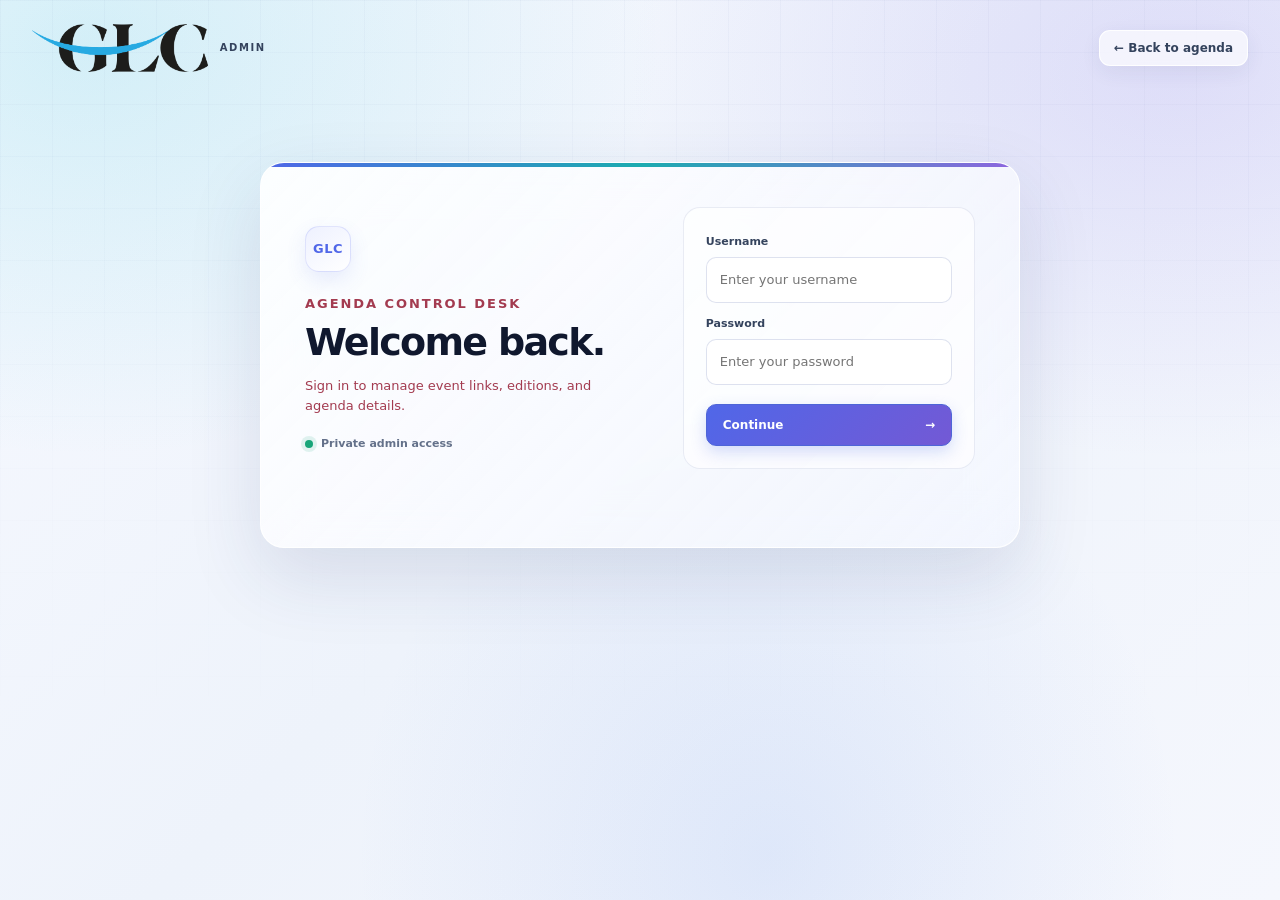
<file: admin.html>
<!doctype html>
<html lang="en">
<head>
  <meta charset="utf-8">
  <meta name="viewport" content="width=device-width, initial-scale=1">
  <meta name="theme-color" content="#f3f5f8">
  <title>GLC Agenda · Admin</title>
  <link rel="icon" type="image/png" href="images/notebook.png?v=1">
  <link rel="stylesheet" href="style.css?v=68">
  <link rel="stylesheet" href="admin.css?v=32">
  <script src="admin.js?v=31" defer></script>
</head>
<body>
  <main class="admin-page">
    <header class="admin-header">
      <a class="admin-brand" href="index.html"><img src="images/logo.png" alt="GLC Agenda"><span>ADMIN</span></a>
      <a class="back-link" href="index.html">← Back to agenda</a>
    </header>
    <section id="login-panel" class="admin-gate">
      <div class="gate-intro"><span class="gate-mark" aria-hidden="true">GLC</span><p class="gate-eyebrow">AGENDA CONTROL DESK</p><h2>Welcome back.</h2><p class="gate-copy">Sign in to manage event links, editions, and agenda details.</p><div class="gate-secure"><span></span> Private admin access</div></div>
      <form id="login-form"><label for="username">Username</label><input id="username" autocomplete="username" placeholder="Enter your username" required><label for="password">Password</label><input id="password" type="password" autocomplete="current-password" placeholder="Enter your password" required><button class="primary-button" type="submit">Continue <span aria-hidden="true">→</span></button></form>
      <p id="login-message" role="status"></p>
    </section>
    <section id="editor" hidden>
      <section class="admin-toolbar">
        <label class="admin-search">Search<input id="admin-search" type="search" placeholder="Search agendas and events"></label>
        <div class="linkedin-admin-control"><a id="admin-linkedin-banners-preview" class="linkedin-banners-link" target="_blank" rel="noopener noreferrer" aria-label="Open LinkedIn Banners"><img src="images/LinkedIn%20logo.png" alt="LinkedIn"><span>Banners</span></a><span id="admin-linkedin-hidden-badge" class="agenda-badge badge-hidden" hidden>HIDDEN</span><button id="manage-linkedin-banners" class="secondary-button" type="button">Edit</button></div>
        <button id="add-entry" class="primary-button" type="button">＋ Add link</button>
        <button id="save-changes" class="secondary-button" type="button">Save changes here</button>
        <button id="download-page" class="secondary-button" type="button">Download updated index.html</button>
        <button id="logout" class="text-button" type="button">Log out</button>
      </section>
      <p id="admin-status" class="admin-status" role="status"></p>
      <section id="admin-agenda" aria-label="Editable agenda preview"></section>
    </section>
    <dialog id="linkedin-banners-dialog"><form id="linkedin-banners-form">
      <div class="dialog-heading"><div><p class="eyebrow">HEADER BUTTON</p><h2>LinkedIn Banners</h2></div><button class="icon-button" type="button" data-close-linkedin aria-label="Close">×</button></div>
      <label>Destination URL<input id="linkedin-banners-url" type="url" placeholder="https://…"></label>
      <label class="hide-control"><input id="linkedin-banners-hidden" type="checkbox"> Hide this button</label>
      <div class="dialog-actions"><span class="action-spacer"></span><button class="secondary-button" type="button" data-close-linkedin>Cancel</button><button class="primary-button" type="submit">Save button</button></div>
    </form></dialog>
    <dialog id="edit-dialog"><form id="edit-form">
      <div class="dialog-heading"><div><p class="eyebrow">EDIT AGENDA ITEM</p><h2 id="edit-dialog-title">Edit item</h2></div><button class="icon-button" type="button" data-close-edit aria-label="Close">×</button></div>
      <label>Name<input id="edit-name" required></label>
      <label>Google Drive URL<input id="edit-url" type="url" required></label>
      <div id="edit-placement" class="placement-fields" hidden><label>Year<select id="edit-year"></select></label><label>Month<select id="edit-month"></select></label></div>
      <div id="edit-editions" class="edition-edit-fields" hidden><label>Link format<select id="edit-link-mode"><option value="single">Single link</option><option value="editions">EU and US editions</option></select></label><div id="edit-edition-urls" class="edition-url-fields"><label>EU folder URL<input id="edit-eu-url" type="url"></label><label>US folder URL<input id="edit-us-url" type="url"></label></div></div>
      <fieldset class="badge-options"><legend>Badge</legend><label><input type="radio" name="edit-badge" value=""> None</label><label><input type="radio" name="edit-badge" value="NEW"> NEW</label><label><input type="radio" name="edit-badge" value="UPDATED"> UPDATED</label><label><input type="radio" name="edit-badge" value="POSTPONED"> POSTPONED</label><label><input type="radio" name="edit-badge" value="CANCELLED"> CANCELLED</label></fieldset>
      <label class="hide-control"><input id="edit-hidden" type="checkbox"> Hide this item</label>
      <div class="dialog-actions"><button id="delete-entry" class="delete-button" type="button">Delete</button><span class="action-spacer"></span><button class="secondary-button" type="button" data-close-edit>Cancel</button><button class="primary-button" type="submit">Save item</button></div>
    </form></dialog>
    <dialog id="entry-dialog"><form method="dialog" id="entry-form">
      <div class="dialog-heading"><h2>Add a link</h2><button class="icon-button" value="cancel" aria-label="Close">×</button></div>
      <label>What are you adding?<select id="entry-type"><option value="event">Masterclass / event</option><option value="month">Masterclass month</option><option value="year">Masterclass year</option><option value="other">Other folder or link</option></select></label>
      <label id="entry-parent-row" hidden>Place under<select id="entry-parent"></select></label>
      <label id="entry-year-row" hidden>Year<select id="entry-year"></select></label>
      <div id="entry-new-year-fields" class="new-location-fields" hidden><label>New year<input id="entry-new-year-name" inputmode="numeric" placeholder="2028"></label><label>Year folder URL<input id="entry-new-year-url" type="url" placeholder="https://drive.google.com/…"></label></div>
      <label id="entry-month-row" hidden>Month<select id="entry-month"></select></label>
      <div id="entry-new-month-fields" class="new-location-fields" hidden><label>New month<select id="entry-new-month-name"></select></label><label>Month folder URL<input id="entry-new-month-url" type="url" placeholder="https://drive.google.com/…"></label></div>
      <div id="entry-main-fields"><label id="entry-name-label">Event name<input id="entry-name" required></label><label id="entry-url-label">Google Drive URL<input id="entry-url" type="url" placeholder="https://drive.google.com/open?id=…" required></label></div>
      <fieldset class="badge-options"><legend>Badge</legend><label><input type="radio" name="add-badge" value="" checked> None</label><label><input type="radio" name="add-badge" value="NEW"> NEW</label><label><input type="radio" name="add-badge" value="UPDATED"> UPDATED</label><label><input type="radio" name="add-badge" value="POSTPONED"> POSTPONED</label><label><input type="radio" name="add-badge" value="CANCELLED"> CANCELLED</label></fieldset>
      <div class="dialog-actions"><button class="secondary-button" value="cancel">Cancel</button><button class="primary-button" value="default">Add link</button></div>
    </form></dialog>
  </main>
</body>
</html>
</file>
<file: style.css>
/* GLC Agenda — light, futuristic glass directory */

:root {
  color-scheme: light;
  --bg: #f3f6fb;
  --text: #0f172a;
  --text-soft: #475569;
  --muted: #8493a8;
  --line: rgba(99, 112, 255, .14);
  --line-soft: rgba(99, 112, 255, .09);
  --glass: rgba(255, 255, 255, .72);
  --cyan: #06b6d4;
  --indigo: #5b6cff;
  --violet: #8b5cf6;
  --glow: rgba(91, 108, 255, .35);
  --font: "Space Grotesk", ui-sans-serif, system-ui, -apple-system, "Segoe UI", sans-serif;
  --mono: "JetBrains Mono", ui-monospace, SFMono-Regular, Menlo, monospace;
}

* { box-sizing: border-box; }
html { scroll-behavior: smooth; }
body {
  margin: 0;
  min-width: 320px;
  background-color: var(--bg);
  background-image:
    radial-gradient(900px 520px at 10% -8%, #c9f1ff 0%, transparent 60%),
    radial-gradient(820px 520px at 96% 0%, #e2d6ff 0%, transparent 55%),
    radial-gradient(760px 520px at 50% 112%, #d3e3ff 0%, transparent 60%);
  background-attachment: fixed;
  color: var(--text);
  font-family: var(--font);
  font-size: 14px;
  -webkit-font-smoothing: antialiased;
}
/* faint tech grid that fades out */
body::before {
  position: fixed;
  inset: 0;
  z-index: -1;
  content: "";
  background-image:
    linear-gradient(rgba(91, 108, 255, .07) 1px, transparent 1px),
    linear-gradient(90deg, rgba(91, 108, 255, .07) 1px, transparent 1px);
  background-size: 44px 44px;
  -webkit-mask-image: radial-gradient(ellipse at 50% 0%, #000 0%, transparent 72%);
  mask-image: radial-gradient(ellipse at 50% 0%, #000 0%, transparent 72%);
  pointer-events: none;
}
a { -webkit-tap-highlight-color: transparent; }
button, input { font: inherit; }
[hidden] { display: none !important; }
.page { width: min(1680px, calc(100% - 72px)); margin: 0 auto; }

a:focus-visible,
button:focus-visible {
  outline: 2px solid var(--indigo);
  outline-offset: 3px;
  border-radius: 8px;
}

/* ---------- Header + search ---------- */
.topbar {
  display: flex;
  flex-wrap: wrap;
  align-items: flex-end;
  justify-content: space-between;
  gap: 24px;
  padding: 56px 0 38px;
}
.eyebrow {
  display: inline-flex;
  align-items: center;
  gap: 8px;
  margin-bottom: 14px;
  padding: 5px 12px;
  border: 1px solid var(--line);
  border-radius: 999px;
  background: rgba(255, 255, 255, .7);
  backdrop-filter: blur(10px);
  color: var(--text-soft);
  font-family: var(--mono);
  font-size: 11px;
  font-weight: 500;
  letter-spacing: .1em;
  text-transform: uppercase;
}
.eyebrow::before {
  width: 7px;
  height: 7px;
  border-radius: 50%;
  background: var(--cyan);
  box-shadow: 0 0 0 0 rgba(6, 182, 212, .6);
  animation: pulse 2.4s ease-out infinite;
  content: "";
}
@keyframes pulse {
  70% { box-shadow: 0 0 0 8px rgba(6, 182, 212, 0); }
  100% { box-shadow: 0 0 0 0 rgba(6, 182, 212, 0); }
}
.site-header h1 {
  margin: 0 0 8px;
  background: linear-gradient(120deg, #0f172a 0%, #3b4bd8 55%, #7c3aed 100%);
  -webkit-background-clip: text;
  background-clip: text;
  -webkit-text-fill-color: transparent;
  font-size: 40px;
  font-weight: 700;
  letter-spacing: -.045em;
  line-height: 1.05;
}
.site-header p { margin: 0; color: var(--text-soft); font-size: 15px; }

.directory-tools { width: min(440px, 100%); }
.search-field {
  display: flex;
  height: 50px;
  align-items: center;
  gap: 10px;
  padding: 0 14px 0 18px;
  border: 1px solid var(--line);
  border-radius: 16px;
  background: var(--glass);
  backdrop-filter: blur(16px) saturate(1.4);
  color: var(--indigo);
  box-shadow: 0 1px 0 #fff inset, 0 10px 28px -14px rgba(60, 80, 180, .35);
  transition: border-color .2s ease, box-shadow .2s ease;
}
.search-field:hover { border-color: rgba(91, 108, 255, .35); }
.search-field:focus-within {
  border-color: var(--indigo);
  box-shadow: 0 0 0 4px rgba(91, 108, 255, .12), 0 12px 30px -10px var(--glow);
}
.search-field > span { font-size: 19px; line-height: 1; }
.search-field input {
  flex: 1;
  min-width: 0;
  border: 0;
  outline: 0;
  background: transparent;
  color: var(--text);
  font-size: 14px;
}
.search-field input::placeholder { color: var(--muted); opacity: 1; }
.search-field::after {
  padding: 3px 8px;
  border: 1px solid var(--line);
  border-radius: 8px;
  background: rgba(255, 255, 255, .8);
  color: var(--muted);
  font-family: var(--mono);
  font-size: 10.5px;
  letter-spacing: .04em;
  content: "CTRL K";
}
.search-field:focus-within::after,
.search-field:has(button:not([hidden]))::after { display: none; }
.search-field button {
  display: grid;
  width: 26px;
  height: 26px;
  place-items: center;
  padding: 0;
  border: 0;
  border-radius: 50%;
  background: rgba(91, 108, 255, .1);
  color: var(--indigo);
  font-size: 16px;
  line-height: 1;
  cursor: pointer;
}
.search-field button:hover { background: rgba(91, 108, 255, .2); }
.directory-tools p {
  min-height: 18px;
  margin: 10px 4px 0;
  color: var(--muted);
  font-family: var(--mono);
  font-size: 11px;
  letter-spacing: .02em;
}

/* ---------- Layout ---------- */
.resource-grid {
  display: grid;
  grid-template-columns: minmax(240px, .85fr) minmax(240px, .85fr) minmax(0, 2.4fr);
  grid-template-areas: "conferences training masterclasses";
  align-items: start;
  gap: 22px;
  padding-bottom: 80px;
}
.resource-column {
  display: flex;
  min-width: 0;
  flex-direction: column;
  gap: 22px;
}
.resource-column:nth-child(1) { grid-area: training; }
.resource-column:nth-child(2) { grid-area: masterclasses; }
.resource-column:nth-child(3) { grid-area: conferences; }

/* ---------- Glass cards ---------- */
.resource-card {
  position: relative;
  min-width: 0;
  padding: 24px;
  overflow: hidden;
  border: 1px solid var(--line);
  border-radius: 22px;
  background: var(--glass);
  backdrop-filter: blur(18px) saturate(1.5);
  box-shadow: 0 1px 0 #fff inset, 0 18px 40px -22px rgba(60, 80, 180, .35);
  transition: border-color .25s ease, box-shadow .25s ease, transform .25s ease;
}
.resource-card::before {
  position: absolute;
  inset: 0 0 auto;
  height: 2px;
  background: linear-gradient(90deg, var(--cyan), var(--indigo), var(--violet));
  opacity: .75;
  content: "";
}
.resource-card:hover {
  border-color: rgba(91, 108, 255, .3);
  box-shadow: 0 1px 0 #fff inset, 0 22px 48px -20px var(--glow);
}

.resource-title {
  display: flex;
  width: 100%;
  align-items: center;
  gap: 10px;
  color: var(--text);
  font-size: 16px;
  font-weight: 600;
  letter-spacing: -.02em;
  line-height: 1.35;
  text-decoration: none;
}
.resource-title::before {
  flex: none;
  width: 8px;
  height: 8px;
  border-radius: 50%;
  background: linear-gradient(135deg, var(--cyan), var(--indigo));
  box-shadow: 0 0 10px rgba(91, 108, 255, .65);
  content: "";
}
.resource-title::after {
  flex: none;
  margin-left: auto;
  color: var(--muted);
  font-weight: 400;
  transition: color .15s ease, transform .15s ease;
  content: "↗";
}
.resource-title:hover::after { color: var(--indigo); transform: translate(2px, -2px); }

/* ---------- Lists ---------- */
.subfolder-list,
.nested-folder-list {
  margin: 0;
  padding: 0;
  list-style: none;
}
.resource-card > .subfolder-list { margin-top: 16px; }
.resource-card:not(.masterclass-card) > .subfolder-list > li + li { border-top: 1px solid var(--line-soft); }

.subfolder-list a,
.nested-folder-list a {
  display: flex;
  min-width: 0;
  align-items: flex-start;
  justify-content: space-between;
  gap: 12px;
  margin: 0 -10px;
  padding: 10px;
  border-radius: 10px;
  color: var(--text-soft);
  font-size: 14px;
  line-height: 1.45;
  text-decoration: none;
  overflow-wrap: anywhere;
  transition: color .15s ease, background .15s ease;
}
.subfolder-list a::after,
.nested-folder-list a::after {
  flex: none;
  color: var(--indigo);
  opacity: 0;
  transition: opacity .15s ease, transform .15s ease;
  content: "↗";
}
.subfolder-list a:hover,
.nested-folder-list a:hover {
  background: linear-gradient(90deg, rgba(91, 108, 255, .09), rgba(6, 182, 212, .05));
  color: var(--text);
}
.subfolder-list a:hover::after,
.nested-folder-list a:hover::after { opacity: 1; transform: translate(1px, -1px); }

.nested-folder-list {
  margin: 0 0 10px 2px;
  padding-left: 14px;
  border-left: 1px solid rgba(91, 108, 255, .22);
}
.nested-folder-list a { padding: 6px 10px; color: var(--muted); font-size: 13px; }

a.is-cancelled { text-decoration: line-through; text-decoration-thickness: 1px; }

/* ---------- Masterclasses ---------- */
.masterclass-card { padding: 30px 34px 10px; }
.masterclass-card > .subfolder-list { display: flex; flex-direction: column; gap: 38px; margin-top: 24px; }

/* Year */
.masterclass-card > .subfolder-list > li { position: relative; }
.masterclass-card > .subfolder-list > li > a {
  min-height: 36px;
  align-items: center;
  margin: 0;
  padding: 0 44px 14px 0;
  border-bottom: 1px solid var(--line);
  border-radius: 0;
  background: linear-gradient(110deg, var(--text) 0%, #3b4bd8 50%, #7c3aed 100%);
  -webkit-background-clip: text;
  background-clip: text;
  -webkit-text-fill-color: transparent;
  font-size: 28px;
  font-weight: 700;
  letter-spacing: -.04em;
}
.masterclass-card > .subfolder-list > li > a::after { display: none; }

/* Months */
.masterclass-card > .subfolder-list > li > .nested-folder-list {
  margin: 0;
  padding: 0;
  border: 0;
}
.masterclass-card > .subfolder-list > li > .nested-folder-list > li {
  position: relative;
  display: grid;
  grid-template-columns: 132px minmax(0, 1fr);
  column-gap: 24px;
  align-items: start;
  padding: 18px 44px 18px 0;
  border-bottom: 1px solid var(--line-soft);
}
.masterclass-card > .subfolder-list > li > .nested-folder-list > li:last-child { border-bottom: 0; }
.masterclass-card > .subfolder-list > li > .nested-folder-list > li > a {
  --dot: var(--month-accent, var(--indigo));
  align-items: center;
  justify-content: flex-start;
  justify-self: start;
  gap: 8px;
  margin: 4px 0 0;
  padding: 5px 12px;
  border: 1px solid color-mix(in srgb, var(--dot) 28%, white);
  border-radius: 999px;
  background: color-mix(in srgb, var(--dot) 8%, white);
  color: color-mix(in srgb, var(--dot) 75%, #0f172a);
  font-family: var(--mono);
  font-size: 11px;
  font-weight: 500;
  letter-spacing: .1em;
  text-transform: uppercase;
}
.masterclass-card > .subfolder-list > li > .nested-folder-list > li > a::before {
  width: 6px;
  height: 6px;
  border-radius: 50%;
  background: var(--dot);
  box-shadow: 0 0 8px var(--dot);
  content: "";
}
.masterclass-card > .subfolder-list > li > .nested-folder-list > li > a::after { display: none; }
.masterclass-card > .subfolder-list > li > .nested-folder-list > li > a:hover {
  background: color-mix(in srgb, var(--dot) 16%, white);
  color: color-mix(in srgb, var(--dot) 75%, #0f172a);
}

/* Events */
.masterclass-event-grid {
  display: grid;
  grid-template-columns: repeat(auto-fill, minmax(250px, 1fr));
  gap: 2px 18px;
  margin: 0 !important;
  padding: 0 !important;
  border: 0 !important;
}
.masterclass-event-grid > li { min-width: 0; }
.masterclass-card .masterclass-event-grid > li > a {
  padding: 8px 10px;
  color: var(--text);
  font-size: 14px;
  font-weight: 500;
}
.masterclass-card .masterclass-event-grid > li > a:hover { color: var(--indigo); }
.masterclass-event-grid > li > .nested-folder-list {
  margin: 0 0 8px;
  padding: 0;
  border: 0;
}

/* EU / US editions as glowing pills */
.edition-row {
  display: flex;
  gap: 6px;
  padding: 0 0 0 10px !important;
  border: 0 !important;
}
.edition-row > li { margin: 0; }
.edition-row a {
  display: inline-flex;
  align-items: center;
  margin: 0 !important;
  padding: 3px 13px !important;
  border: 1px solid var(--line);
  border-radius: 999px !important;
  background: rgba(255, 255, 255, .8);
  color: var(--text-soft) !important;
  font-family: var(--mono);
  font-size: 11px !important;
  font-weight: 500;
  letter-spacing: .06em;
}
.edition-row a::after { display: none !important; }
.edition-row a:hover {
  border-color: var(--indigo);
  background: rgba(91, 108, 255, .1) !important;
  box-shadow: 0 0 14px -2px var(--glow);
  color: var(--indigo) !important;
}

/* Cancelled events stay readable but quiet */
.resource-card a.is-cancelled,
.resource-card .masterclass-event-grid > li > a.is-cancelled { color: var(--muted); font-weight: 400; }

/* ---------- Expand / collapse ---------- */
li.has-tree-toggle { position: relative; }
.tree-toggle {
  position: absolute;
  top: 2px;
  right: 0;
  display: grid;
  width: 30px;
  height: 30px;
  place-items: center;
  padding: 0;
  border: 1px solid var(--line);
  border-radius: 50%;
  background: rgba(255, 255, 255, .85);
  color: var(--indigo);
  box-shadow: 0 4px 12px -6px var(--glow);
  cursor: pointer;
  transition: box-shadow .2s ease, border-color .2s ease;
}
.tree-toggle:hover { border-color: var(--indigo); box-shadow: 0 0 16px -2px var(--glow); }
.masterclass-card > .subfolder-list > li > .nested-folder-list > li > .tree-toggle { top: 16px; }
.toggle-chevron {
  display: block;
  width: 7px;
  height: 7px;
  margin-top: -3px;
  border-right: 1.5px solid currentColor;
  border-bottom: 1.5px solid currentColor;
  transform: rotate(45deg);
  transition: transform .2s ease;
}
.tree-toggle[aria-expanded="false"] .toggle-chevron { margin-top: 0; transform: rotate(-45deg); }

/* ---------- Responsive ---------- */
@media (max-width: 1100px) {
  .page { width: min(100% - 48px, 900px); }
  .resource-grid {
    grid-template-columns: minmax(0, 1fr);
    grid-template-areas: "conferences" "training" "masterclasses";
    gap: 18px;
  }
  .resource-column { gap: 18px; }
}
@media (max-width: 700px) {
  .page { width: calc(100% - 32px); }
  .topbar { padding: 34px 0 26px; }
  .site-header h1 { font-size: 32px; }
  .directory-tools { width: 100%; }
  .resource-card { padding: 22px 18px; border-radius: 18px; }
  .masterclass-card { padding: 24px 18px 8px; }
  .masterclass-card > .subfolder-list > li > .nested-folder-list > li {
    grid-template-columns: minmax(0, 1fr);
    row-gap: 6px;
  }
  .masterclass-event-grid { grid-template-columns: minmax(0, 1fr); }
}
@media (prefers-reduced-motion: reduce) {
  *, *::before, *::after { animation: none !important; scroll-behavior: auto !important; transition: none !important; }
}

/* Adapted reference composition for the current directory and its two layout modes. */
.directory-tools { width:100%; margin:24px 0 22px; }
.directory-control-row { display:flex; align-items:center; justify-content:flex-end; gap:10px; }
.directory-control-row .search-field { width:min(440px,100%); }
.directory-control-row .admin-link { display:inline-flex; min-height:42px; align-items:center; padding:0 14px; border:1px solid var(--line); border-radius:12px; background:var(--glass); backdrop-filter:blur(16px); color:var(--text-soft); font-size:12px; font-weight:700; text-decoration:none; }
.directory-control-row .admin-link:hover { border-color:rgba(91,108,255,.35); color:var(--indigo); }
.layout-switch { display:flex; align-items:center; gap:4px; padding:4px; border:1px solid var(--line); border-radius:12px; background:var(--glass); backdrop-filter:blur(16px); }
.layout-switch>span { padding:0 5px; color:var(--muted); font-family:var(--mono); font-size:9px; letter-spacing:.08em; }
.layout-switch button { display:grid; width:34px; height:30px; place-items:center; padding:0; border:1px solid transparent; border-radius:8px; background:transparent; color:var(--text-soft); cursor:pointer; }
.layout-switch button:hover { background:rgba(91,108,255,.08); color:var(--indigo); }
.layout-switch button[aria-pressed="true"] { border-color:rgba(91,108,255,.18); background:rgba(91,108,255,.12); color:var(--indigo); }
.layout-switch svg { width:20px; height:16px; fill:currentColor; }

.resource-grid.layout-two { grid-template-columns:minmax(190px,15fr) minmax(0,85fr); grid-template-areas:"support masterclasses"; gap:20px; }
.resource-grid.layout-two>.masterclass-column { grid-area:masterclasses; min-width:0; }
.resource-grid.layout-two>.support-column { grid-area:support; display:flex; flex-direction:column; gap:14px; min-width:0; }
.resource-grid.layout-three { grid-template-columns:minmax(160px,.7fr) minmax(160px,.7fr) minmax(0,2.6fr); grid-template-areas:"support support masterclasses"; gap:16px; align-items:start; }
.resource-grid.layout-three>.masterclass-column { grid-area:masterclasses; min-width:0; }
.resource-grid.layout-three>.support-column { grid-area:support; display:block; min-width:0; column-count:2; column-gap:14px; column-fill:balance; }
.resource-grid.layout-three>.support-column>.resource-card { display:inline-block; width:100%; margin:0 0 14px; vertical-align:top; break-inside:avoid; }
.resource-grid.layout-two>.support-column>.resource-card:has(#training-title) { --tone:#4566dc; }
.resource-grid.layout-two>.support-column>.resource-card:has(#qaqc-title) { --tone:#05a7bd; }
.resource-grid.layout-two>.support-column>.resource-card:has(#contracts-title) { --tone:#8b5cf6; }
.resource-grid.layout-two>.support-column>.resource-card:has(#conferences-title) { --tone:#08a88a; }
.resource-grid.layout-two>.support-column>.resource-card:has(#sponsorship-title) { --tone:#ec6c79; }
.resource-grid.layout-three>.support-column>.resource-card:has(#training-title) { --tone:#4566dc; }
.resource-grid.layout-three>.support-column>.resource-card:has(#qaqc-title) { --tone:#05a7bd; }
.resource-grid.layout-three>.support-column>.resource-card:has(#contracts-title) { --tone:#8b5cf6; }
.resource-grid.layout-three>.support-column>.resource-card:has(#conferences-title) { --tone:#08a88a; }
.resource-grid.layout-three>.support-column>.resource-card:has(#sponsorship-title) { --tone:#ec6c79; }
.resource-grid.search-active.layout-two,
.resource-grid.search-active.layout-three { grid-template-columns:minmax(0,1fr); grid-template-areas:none; }
.resource-grid.search-active.layout-two>.resource-column,
.resource-grid.search-active.layout-three>.resource-column { grid-area:auto; }
.resource-grid.search-active.layout-two>.support-column,
.resource-grid.search-active.layout-three>.support-column { display:flex; flex-direction:column; }
.resource-grid.search-active.layout-two .resource-card:not([hidden]),
.resource-grid.search-active.layout-three .resource-card:not([hidden]) { width:100%; }
.resource-grid.search-active .masterclass-event-grid { grid-template-columns:repeat(auto-fit,minmax(min(100%,250px),1fr)); }

@media(max-width:1100px) and (min-width:901px) {
  .resource-grid.layout-two { grid-template-columns:minmax(190px,15fr) minmax(0,85fr); }
  .resource-grid.layout-three { grid-template-columns:minmax(145px,.7fr) minmax(145px,.7fr) minmax(0,2.6fr); }
}
@media(max-width:900px) {
  .resource-grid.layout-two,.resource-grid.layout-three { grid-template-columns:minmax(0,1fr); grid-template-areas:"support" "masterclasses"; gap:16px; }
  .resource-grid.layout-two>.support-column { grid-area:support; }
  .resource-grid.layout-three>.support-column { grid-area:support; column-count:2; }
  .resource-grid.layout-two>.masterclass-column,.resource-grid.layout-three>.masterclass-column { grid-area:masterclasses; }
}
@media(max-width:700px) {
  .directory-control-row { align-items:stretch; flex-wrap:wrap; }
  .directory-control-row .search-field { flex:1 1 100%; width:100%; }
  .directory-control-row .admin-link { margin-left:auto; }
  .resource-grid.layout-three>.support-column { column-count:1; }
}

/* Distinct year panels, tighter month spacing, and a title-friendly event grid. */
.masterclass-card>.subfolder-list { gap:18px; margin-top:18px; }
.masterclass-card>.subfolder-list>li { padding:14px 16px 10px; border:1px solid color-mix(in srgb,var(--year-accent,#5b6cff) 24%,white); border-left:4px solid var(--year-accent,#5b6cff); border-radius:16px; background:linear-gradient(125deg,color-mix(in srgb,var(--year-accent,#5b6cff) 8%,white),rgba(255,255,255,.72)); box-shadow:0 8px 22px -18px color-mix(in srgb,var(--year-accent,#5b6cff) 42%,transparent); }
.masterclass-card>.subfolder-list>li>a { min-height:32px; margin:0; padding:0 40px 9px 0; border-bottom:1px solid color-mix(in srgb,var(--year-accent,#5b6cff) 24%,white); background:none; color:var(--year-accent,#5b6cff); -webkit-text-fill-color:var(--year-accent,#5b6cff); font-size:26px; }
.masterclass-card>.subfolder-list>li>.nested-folder-list { margin-top:4px; }
.masterclass-card>.subfolder-list>li>.nested-folder-list>li { grid-template-columns:120px minmax(0,1fr); column-gap:16px; padding:12px 40px 12px 0; }
.masterclass-event-grid { grid-template-columns:repeat(auto-fit,minmax(min(100%,360px),1fr)); gap:0 10px; }
.masterclass-card .masterclass-event-grid>li>a { padding:6px 8px; font-size:14px; line-height:1.4; }
@media(max-width:700px) {
  .masterclass-card>.subfolder-list>li { padding:12px 12px 8px; }
  .masterclass-card>.subfolder-list>li>.nested-folder-list>li { grid-template-columns:minmax(0,1fr); row-gap:4px; padding:10px 36px 10px 0; }
  .masterclass-event-grid { grid-template-columns:minmax(0,1fr); }
}
/* Event cards size to their title, then wrap naturally across available space. */
.masterclass-event-grid { display:flex; flex-wrap:wrap; align-items:flex-start; gap:4px 8px; }
.masterclass-event-grid>li { flex:0 1 auto; width:max-content; max-width:min(100%,480px); }
.masterclass-event-grid>li>a { width:max-content; max-width:100%; }
.resource-grid.search-active .masterclass-event-grid { display:flex; grid-template-columns:none; }
@media(max-width:700px) {
  .masterclass-event-grid>li,.masterclass-event-grid>li>a { width:100%; max-width:100%; }
}

/* Keep every label on one line and reveal the full label on hover/focus. */
.resource-grid a { min-width:0; white-space:nowrap; }
.resource-grid .link-label { display:block; min-width:0; overflow:hidden; text-overflow:ellipsis; white-space:nowrap; }
.resource-title .link-label { flex:1 1 auto; }
.masterclass-event-grid>li { flex:0 1 auto; width:max-content; max-width:min(100%,100%); min-width:0; }
.masterclass-event-grid>li>a { display:flex; width:100%; min-width:0; overflow:hidden; white-space:nowrap; }
.masterclass-event-grid>li>a>.link-label { flex:1 1 auto; }
.subfolder-list>li>a>.link-label,.nested-folder-list>li>a>.link-label { flex:1 1 auto; }

/* Consistent expand control alignment for year and month rows. */
.masterclass-card>.subfolder-list>li.has-tree-toggle>.tree-toggle { top:14px; right:10px; width:30px; height:30px; }
.masterclass-card>.subfolder-list>li>.nested-folder-list>li.has-tree-toggle>.tree-toggle { top:14px; right:4px; width:30px; height:30px; }
.masterclass-card>.subfolder-list>li>.nested-folder-list>li { padding-right:44px; }

/* High-contrast category accents across all resource modules. */
.resource-card { --module-accent:#5b6cff; border-color:color-mix(in srgb,var(--module-accent) 22%,white); }
.resource-card:has(#masterclasses-title) { --module-accent:#7455d7; }
.resource-card:has(#training-title) { --module-accent:#396ed8; }
.resource-card:has(#qaqc-title) { --module-accent:#008f9d; }
.resource-card:has(#conferences-title) { --module-accent:#008767; }
.resource-card:has(#sponsorship-title) { --module-accent:#d65368; }
.resource-card:has(#contracts-title) { --module-accent:#bd7817; }
.resource-card::before { background:linear-gradient(90deg,var(--module-accent),color-mix(in srgb,var(--module-accent) 30%,#fff)); }
.resource-card .resource-title::before { background:linear-gradient(135deg,color-mix(in srgb,var(--module-accent) 76%,white),var(--module-accent)); box-shadow:0 0 12px color-mix(in srgb,var(--module-accent) 38%,transparent); }
.resource-card .resource-title::after,.resource-card .subfolder-list a::after,.resource-card .nested-folder-list a::after { color:var(--module-accent); }
.resource-card .subfolder-list a:hover,.resource-card .nested-folder-list a:hover { background:linear-gradient(90deg,color-mix(in srgb,var(--module-accent) 10%,white),color-mix(in srgb,var(--module-accent) 3%,white)); }
.resource-card:has(#training-title) .resource-title { color:#244b9e; }
.resource-card:has(#qaqc-title) .resource-title { color:#006f79; }
.resource-card:has(#conferences-title) .resource-title { color:#00664e; }
.resource-card:has(#sponsorship-title) .resource-title { color:#a83f51; }
.resource-card:has(#contracts-title) .resource-title { color:#8c570d; }
@media(max-width:700px) {
  .masterclass-card>.subfolder-list>li.has-tree-toggle>.tree-toggle { top:12px; right:6px; }
  .masterclass-card>.subfolder-list>li>.nested-folder-list>li.has-tree-toggle>.tree-toggle { top:12px; right:2px; }
}

/* Show complete names: cards grow to their text and wrap only when they reach the available width. */
.resource-grid .link-label { min-width:0; overflow:visible; text-overflow:clip; white-space:normal; overflow-wrap:anywhere; }
.resource-grid .masterclass-event-grid>li { width:max-content; max-width:100%; }
.resource-grid .masterclass-event-grid>li>a { width:100%; max-width:100%; overflow:visible; white-space:normal; }
.resource-grid .masterclass-event-grid>li>a>.link-label { overflow:visible; white-space:normal; }
.resource-grid .resource-title>.link-label { overflow:visible; white-space:normal; }
.resource-grid .link-label { overflow-wrap:normal; word-break:normal; }

/* Masterclass entries as a compact readable list instead of title-sized tiles. */
.masterclass-card .masterclass-event-grid { display:block; margin:0 !important; padding:0 !important; }
.masterclass-card .masterclass-event-grid>li { display:flex; width:auto; max-width:none; min-width:0; flex-wrap:wrap; align-items:center; gap:4px 12px; padding:5px 8px; border-bottom:1px solid color-mix(in srgb,var(--month-accent,var(--indigo)) 13%,white); }
.masterclass-card .masterclass-event-grid>li:last-child { border-bottom:0; }
.masterclass-card .masterclass-event-grid>li>a { display:flex; flex:1 1 280px; width:auto; max-width:none; min-width:0; overflow:visible; padding:5px 2px; white-space:normal; }
.masterclass-card .masterclass-event-grid>li>a>.link-label { flex:1 1 auto; white-space:normal; overflow-wrap:normal; }
.masterclass-card .masterclass-event-grid>li>.edition-row { display:flex; flex:0 0 auto; gap:5px; margin:0; padding:0 !important; }
.masterclass-card .masterclass-event-grid>li>.edition-row>li { flex:0 0 auto; padding:0; border:0; }
.masterclass-card .masterclass-event-grid>li>.nested-folder-list:not(.edition-row) { flex:1 0 100%; margin:0 0 2px 12px; }
@media(max-width:700px) {
  .masterclass-card .masterclass-event-grid>li { align-items:flex-start; gap:3px 8px; }
  .masterclass-card .masterclass-event-grid>li>a { flex-basis:100%; }
  .masterclass-card .masterclass-event-grid>li>.edition-row { margin-left:2px; }
}

/* Two masterclass list entries per row; editions stay next to their event title. */
.masterclass-card .masterclass-event-grid { display:grid; grid-template-columns:repeat(2,minmax(0,1fr)); column-gap:20px; row-gap:0; }
.masterclass-card .masterclass-event-grid>li { display:flex; min-width:0; flex-wrap:wrap; align-items:center; align-content:center; gap:3px 8px; padding:6px 8px; }
.masterclass-card .masterclass-event-grid>li>a { flex:0 1 auto; width:auto; max-width:100%; min-width:0; }
.masterclass-card .masterclass-event-grid>li>.edition-row { flex:0 0 auto; }
.resource-grid.search-active .masterclass-event-grid { display:grid; grid-template-columns:repeat(2,minmax(0,1fr)); }
.masterclass-card>.subfolder-list>li.has-tree-toggle>.tree-toggle,
.masterclass-card>.subfolder-list>li>.nested-folder-list>li.has-tree-toggle>.tree-toggle { right:10px; }
@media(max-width:700px) {
  .masterclass-card .masterclass-event-grid,
  .resource-grid.search-active .masterclass-event-grid { grid-template-columns:minmax(0,1fr); }
}

/* Each event and its editions form one aligned container. */
.masterclass-card .masterclass-event-grid { gap:9px 12px; }
.masterclass-card .masterclass-event-grid>li { align-items:center; align-content:center; padding:10px 12px; border:1px solid color-mix(in srgb,var(--month-accent,var(--indigo)) 22%,white); border-radius:12px; background:linear-gradient(135deg,color-mix(in srgb,var(--month-accent,var(--indigo)) 5%,white),rgba(255,255,255,.9)); box-shadow:0 4px 14px -12px color-mix(in srgb,var(--month-accent,var(--indigo)) 48%,transparent); }
.masterclass-card .masterclass-event-grid>li>a { align-items:center; margin:0; padding:3px 2px; }
.masterclass-card .masterclass-event-grid>li>.edition-row { align-self:center; align-items:center; margin:0; }
.masterclass-card .masterclass-event-grid>li>.edition-row a { align-items:center; justify-content:center; }
/* Glassmorphism refresh: frosted surfaces, ambient light, and clearer depth. */
:root {
  --bg: #edf2fb;
  --text: #10182e;
  --text-soft: #34435d;
  --muted: #53627b;
  --line: rgba(92, 112, 173, .18);
  --line-soft: rgba(92, 112, 173, .12);
  --glass: rgba(255, 255, 255, .68);
  --cyan: #04aeca;
  --indigo: #5067e8;
  --violet: #8658dc;
  --glow: rgba(80, 103, 232, .22);
}

body {
  color: var(--text);
  background-color: var(--bg);
  background-image:
    radial-gradient(ellipse at 7% 5%, rgba(73, 201, 220, .20), transparent 34%),
    radial-gradient(ellipse at 92% 8%, rgba(142, 119, 235, .18), transparent 33%),
    radial-gradient(ellipse at 60% 95%, rgba(81, 132, 232, .12), transparent 38%),
    linear-gradient(135deg, #f7f9ff 0%, #eef3fb 48%, #f5f7fd 100%);
  background-attachment: fixed;
}

body::before {
  content: "";
  position: fixed;
  inset: 0;
  z-index: -1;
  pointer-events: none;
  background-image: linear-gradient(rgba(83, 105, 160, .035) 1px, transparent 1px), linear-gradient(90deg, rgba(83, 105, 160, .035) 1px, transparent 1px);
  background-size: 52px 52px;
  mask-image: linear-gradient(to bottom, black, transparent 82%);
}

.page { width: min(1840px, calc(100% - 64px)); }
.directory-tools { gap: 14px; }
.search-field, .layout-switch, .admin-link {
  border: 1px solid rgba(255, 255, 255, .88);
  background: rgba(255, 255, 255, .58);
  color: var(--text);
  box-shadow: 0 8px 28px rgba(39, 57, 105, .08), inset 0 1px rgba(255, 255, 255, .9);
  backdrop-filter: blur(18px) saturate(145%);
  -webkit-backdrop-filter: blur(18px) saturate(145%);
}
.search-field:focus-within { border-color: rgba(80, 103, 232, .5); box-shadow: 0 0 0 4px rgba(80, 103, 232, .11), 0 12px 32px rgba(39, 57, 105, .12); }
.layout-switch button[aria-pressed="true"] { background: linear-gradient(135deg, #4d69e9, #785bda); color: #fff; box-shadow: 0 5px 16px rgba(80, 103, 232, .3); }
.admin-link:hover { border-color: rgba(80, 103, 232, .4); box-shadow: 0 10px 28px rgba(39, 57, 105, .13); }

.resource-card {
  position: relative;
  isolation: isolate;
  overflow: hidden;
  border: 1px solid rgba(255, 255, 255, .86);
  border-radius: 22px;
  background: linear-gradient(145deg, rgba(255,255,255,.78), rgba(255,255,255,.48));
  box-shadow: 0 18px 50px rgba(39, 57, 105, .10), 0 2px 8px rgba(39, 57, 105, .04), inset 0 1px rgba(255,255,255,.95);
  backdrop-filter: blur(26px) saturate(150%);
  -webkit-backdrop-filter: blur(26px) saturate(150%);
  transition: transform .22s ease, box-shadow .22s ease, border-color .22s ease;
}
.resource-card::before {
  content: "";
  position: absolute;
  z-index: -1;
  top: 0;
  left: 0;
  right: 0;
  height: 3px;
  background: linear-gradient(90deg, var(--module-accent, var(--indigo)), color-mix(in srgb, var(--module-accent, var(--indigo)) 28%, white));
  opacity: .9;
}
.resource-card:hover { transform: translateY(-3px); border-color: rgba(255,255,255,.98); box-shadow: 0 24px 56px rgba(39,57,105,.15), inset 0 1px rgba(255,255,255,.98); }
.resource-title { color: var(--module-accent, #243554); letter-spacing: .01em; }
.resource-card[aria-labelledby="masterclasses-title"] { --module-accent: #7154d7; }
.resource-card[aria-labelledby="training-title"] { --module-accent: #356bd2; }
.resource-card[aria-labelledby="qaqc-title"] { --module-accent: #008d98; }
.resource-card[aria-labelledby="conferences-title"] { --module-accent: #00866d; }
.resource-card[aria-labelledby="sponsorship-title"] { --module-accent: #cc4e68; }
.resource-card[aria-labelledby="contracts-title"] { --module-accent: #ad7419; }

.year-group, .year-section, .month-section, .masterclass-year, .masterclass-month {
  border-color: rgba(255, 255, 255, .78);
  background: linear-gradient(145deg, rgba(255,255,255,.62), rgba(247,249,255,.42));
  box-shadow: 0 10px 28px rgba(39,57,105,.055), inset 0 1px rgba(255,255,255,.85);
  backdrop-filter: blur(18px) saturate(140%);
  -webkit-backdrop-filter: blur(18px) saturate(140%);
}
.year-heading, .month-heading { color: var(--text); }
.year-toggle, .month-toggle, .expand-button {
  border: 1px solid rgba(255,255,255,.92);
  background: rgba(255,255,255,.68);
  color: var(--text-soft);
  box-shadow: 0 4px 14px rgba(39,57,105,.08), inset 0 1px rgba(255,255,255,.9);
  backdrop-filter: blur(12px);
  -webkit-backdrop-filter: blur(12px);
}
.year-toggle:hover, .month-toggle:hover, .expand-button:hover { color: var(--indigo); border-color: rgba(80,103,232,.32); }
.masterclass-event, .event-row, .masterclass-item {
  border-color: rgba(255,255,255,.82);
  background: linear-gradient(135deg, rgba(255,255,255,.8), rgba(247,249,255,.62));
  box-shadow: 0 6px 18px rgba(39,57,105,.06), inset 0 1px rgba(255,255,255,.92);
  backdrop-filter: blur(12px) saturate(135%);
  -webkit-backdrop-filter: blur(12px) saturate(135%);
}
.masterclass-event:hover, .event-row:hover, .masterclass-item:hover { border-color: rgba(80,103,232,.28); box-shadow: 0 10px 24px rgba(39,57,105,.10), inset 0 1px rgba(255,255,255,.98); }
.masterclass-event a, .event-row a, .masterclass-item a { color: #182544; }
.edition-link, .edition-links a, .edition-chip {
  border: 1px solid rgba(255,255,255,.95);
  background: rgba(255,255,255,.72);
  box-shadow: 0 3px 10px rgba(39,57,105,.06), inset 0 1px rgba(255,255,255,.95);
  backdrop-filter: blur(10px);
  -webkit-backdrop-filter: blur(10px);
}

@media (max-width: 700px) {
  .page { width: min(100% - 28px, 1840px); }
  .resource-card { border-radius: 17px; }
  body { background-attachment: scroll; }
}
@media (prefers-reduced-motion: reduce) {
  .resource-card, .masterclass-event, .event-row, .masterclass-item { transition: none; }
}

/* Brand mark aligned with search and page controls. */
.directory-control-row { justify-content:space-between; }
.site-brand { display:flex; flex:0 0 auto; align-items:center; justify-content:flex-start; width:clamp(150px,18vw,230px); height:50px; text-decoration:none; }
.site-brand img { display:block; max-width:100%; max-height:48px; width:auto; height:auto; object-fit:contain; object-position:left center; }
.search-field::after { display:none !important; content:none !important; }
@media(max-width:700px) {
  .site-brand { width:auto; max-width:calc(100% - 150px); height:42px; }
  .site-brand img { max-height:40px; }
}

.directory-control-row { justify-content:flex-start; }
.site-brand { margin-right:auto; }


/* Three-column layout: training resources left; conference resources right. */
.resource-grid.layout-three > .support-column {
  display:grid;
  grid-template-columns:repeat(2,minmax(0,1fr));
  grid-auto-rows:max-content;
  align-items:start;
  gap:14px;
  column-count:initial;
  column-gap:0;
}
.resource-grid.layout-three > .support-column > .resource-card {
  display:block;
  width:100%;
  margin:0;
}
.resource-grid.layout-three > .support-column > .resource-card:has(#training-title) { grid-column:1; grid-row:1; }
.resource-grid.layout-three > .support-column > .resource-card:has(#contracts-title) { grid-column:1; grid-row:2; }
.resource-grid.layout-three > .support-column > .resource-card:has(#qaqc-title) { grid-column:1; grid-row:3; }
.resource-grid.layout-three > .support-column > .resource-card:has(#conferences-title) { grid-column:2; grid-row:1; }
.resource-grid.layout-three > .support-column > .resource-card:has(#sponsorship-title) { grid-column:2; grid-row:2; }
@media(max-width:700px) {
  .resource-grid.layout-three > .support-column { grid-template-columns:minmax(0,1fr); }
  .resource-grid.layout-three > .support-column > .resource-card:has(#training-title),
  .resource-grid.layout-three > .support-column > .resource-card:has(#contracts-title),
  .resource-grid.layout-three > .support-column > .resource-card:has(#qaqc-title),
  .resource-grid.layout-three > .support-column > .resource-card:has(#conferences-title),
  .resource-grid.layout-three > .support-column > .resource-card:has(#sponsorship-title) { grid-column:1; grid-row:auto; }
}

/* Independent support stacks prevent uneven cards from leaving large row gaps. */
.resource-grid.layout-two > .support-column { display:flex; flex-direction:column; gap:14px; }
.resource-grid.layout-two > .support-column > .support-stack { display:contents; }
.resource-grid.layout-two > .support-column .resource-card { width:100%; min-width:0; }
.resource-grid.layout-two > .support-column .resource-card:has(#training-title) { order:1; }
.resource-grid.layout-two > .support-column .resource-card:has(#conferences-title) { order:2; }
.resource-grid.layout-two > .support-column .resource-card:has(#sponsorship-title) { order:3; }
.resource-grid.layout-two > .support-column .resource-card:has(#contracts-title) { order:4; }
.resource-grid.layout-two > .support-column .resource-card:has(#qaqc-title) { order:5; }
.resource-grid.layout-three > .support-column {
  display:grid;
  grid-template-columns:repeat(2,minmax(0,1fr));
  align-items:start;
  gap:16px;
  min-width:0;
  padding-right:8px;
  column-count:initial;
}
.resource-grid.layout-three > .support-column > .support-stack {
  display:flex;
  min-width:0;
  flex-direction:column;
  gap:14px;
}
.resource-grid.layout-three > .support-column > .training-stack { grid-column:1; }
.resource-grid.layout-three > .support-column > .conference-stack { grid-column:2; }
.resource-grid.layout-three > .support-column .resource-card { display:block; width:100%; min-width:0; margin:0; }
@media(max-width:700px) {
  .resource-grid.layout-three > .support-column { grid-template-columns:minmax(0,1fr); padding-right:0; }
  .resource-grid.layout-three > .support-column > .training-stack,
  .resource-grid.layout-three > .support-column > .conference-stack { grid-column:1; }
}

/* Agenda status badges */
.agenda-badge{display:inline-flex;flex:0 0 auto;align-items:center;margin-left:7px;padding:3px 7px;border:1px solid transparent;border-radius:999px;font-size:9px;font-weight:850;letter-spacing:.06em;line-height:1;vertical-align:middle;white-space:nowrap}
.badge-new{border-color:#b8e7d1;background:#e8f8ef;color:#126342}.badge-postponed{border-color:#f0d89a;background:#fff7df;color:#795409}.badge-cancelled{border-color:#f0bfc7;background:#fff0f2;color:#9a3044}

/* Cancelled masterclasses get a clear corner ribbon without changing title flow. */
.masterclass-card .masterclass-event-grid>li:has(>a>.agenda-badge.badge-cancelled){position:relative;padding-top:8px}
.masterclass-card .masterclass-event-grid>li>a>.agenda-badge.badge-cancelled{position:absolute;top:-8px;right:-5px;z-index:3;margin:0;box-shadow:0 3px 10px rgba(154,48,68,.18)}

.masterclass-card .masterclass-event-grid>li>a:has(>.agenda-badge.badge-cancelled)>.link-label{text-decoration:line-through;text-decoration-thickness:1.5px}

.masterclass-card .masterclass-event-grid>li:has(.agenda-badge.badge-cancelled){position:relative;padding-top:11px;overflow:visible}
.masterclass-card .masterclass-event-grid>li .agenda-badge.badge-cancelled{position:absolute;top:-9px;right:-8px;z-index:8;margin:0;box-shadow:0 4px 12px rgba(154,48,68,.2)}
.masterclass-card .masterclass-event-grid a.is-cancelled>.link-label{text-decoration:line-through!important;text-decoration-thickness:2px!important;text-decoration-color:currentColor!important}

.masterclass-card .masterclass-event-grid>li:has(a.is-cancelled){position:relative;padding-top:10px;overflow:visible}
.masterclass-card .masterclass-event-grid>li .agenda-badge.badge-cancelled{display:none}
.masterclass-card .masterclass-event-grid>li:has(a.is-cancelled)::after{position:absolute;top:-8px;right:-8px;z-index:8;display:inline-flex;align-items:center;padding:3px 7px;border:1px solid #f0bfc7;border-radius:999px;background:#fff0f2;color:#9a3044;box-shadow:0 4px 12px rgba(154,48,68,.2);font-size:9px;font-weight:850;letter-spacing:.06em;line-height:1;content:"CANCELLED"}

/* Every masterclass status badge floats over the same upper-right card edge. */
.masterclass-card .masterclass-event-grid>li:has(.agenda-badge){position:relative;padding-top:10px;overflow:visible}
.masterclass-card .masterclass-event-grid>li .agenda-badge{position:absolute;top:-8px;right:-8px;z-index:8;margin:0;box-shadow:0 4px 12px rgba(39,57,105,.16)}
.masterclass-card .masterclass-event-grid>li:has(a.is-cancelled)::after{display:none;content:none}

.masterclass-card .masterclass-event-grid>li .agenda-badge.badge-cancelled{display:inline-flex!important;visibility:visible!important;opacity:1!important}
.masterclass-card .masterclass-event-grid>li:has(a.is-cancelled)::after{display:none!important;content:none!important}

.badge-updated{border-color:#bfcef5;background:#edf2ff;color:#3d55a5}

/* LinkedIn Banners shortcut sits immediately before the search field. */
.linkedin-banners-link{display:inline-flex;flex:0 0 auto;min-height:46px;align-items:center;gap:9px;padding:6px 14px;border:1px solid rgba(10,102,194,.22);border-radius:12px;background:linear-gradient(135deg,rgba(255,255,255,.92),rgba(237,245,255,.86));box-shadow:0 8px 24px rgba(39,57,105,.08),inset 0 1px rgba(255,255,255,.9);color:#174b7b;text-decoration:none;transition:transform .16s ease,border-color .16s ease,box-shadow .16s ease}
.linkedin-banners-link[hidden]{display:none!important}
.linkedin-banners-link:hover{transform:translateY(-1px);border-color:rgba(10,102,194,.48);box-shadow:0 12px 26px rgba(10,102,194,.14)}
.linkedin-banners-link img{display:block;width:auto;height:24px;max-width:100px;object-fit:contain}
.linkedin-banners-link span{padding:5px 8px;border-radius:7px;background:rgba(10,102,194,.09);color:#174b7b;font-size:11px;font-weight:800;letter-spacing:.025em}
@media(max-width:700px){.linkedin-banners-link{min-height:40px;padding:5px 10px}.linkedin-banners-link img{height:21px;max-width:84px}.linkedin-banners-link span{font-size:10px;padding:4px 6px}}
.linkedin-banners-link[aria-disabled="true"]{cursor:default}
.linkedin-banners-link[aria-disabled="true"]:hover{transform:none;border-color:rgba(10,102,194,.22);box-shadow:0 8px 24px rgba(39,57,105,.08),inset 0 1px rgba(255,255,255,.9)}
</file>
<file: admin.css>
.admin-page{width:min(1840px,calc(100% - 64px));margin:24px auto 70px;color:var(--text,#10182e)}
.admin-header{display:flex;align-items:center;justify-content:space-between;gap:18px;margin-bottom:22px}
.admin-brand{display:flex;align-items:center;gap:12px;color:var(--text-soft,#34435d);font-size:10px;font-weight:800;letter-spacing:.16em;text-decoration:none}
.admin-brand img{display:block;max-width:min(220px,45vw);max-height:48px;object-fit:contain;object-position:left center}
.back-link{padding:10px 14px;border:1px solid rgba(255,255,255,.88);border-radius:11px;background:rgba(255,255,255,.64);color:var(--text-soft,#34435d);font-size:12px;font-weight:700;text-decoration:none;box-shadow:0 6px 20px rgba(39,57,105,.07);backdrop-filter:blur(16px)}
.back-link:hover{border-color:rgba(80,103,232,.35);color:var(--indigo,#5067e8)}
#editor[hidden],#login-panel[hidden]{display:none!important}
.admin-gate{max-width:430px;margin:8vh auto;padding:28px;border:1px solid rgba(255,255,255,.9);border-radius:20px;background:rgba(255,255,255,.72);box-shadow:0 20px 55px rgba(39,57,105,.12);backdrop-filter:blur(24px)}
.admin-gate h2{margin:0 0 20px;font-size:24px}.admin-gate form{display:grid;gap:8px}.admin-gate form label{margin-top:8px;color:var(--text-soft,#34435d);font-size:12px;font-weight:750}.admin-gate form input{width:100%;min-height:44px;padding:10px 12px;border:1px solid rgba(92,112,173,.22);border-radius:10px;background:rgba(255,255,255,.9);color:var(--text,#10182e);font:inherit}.admin-gate p{color:#a33b50;font-size:13px}
.admin-toolbar{display:flex;align-items:end;gap:10px;flex-wrap:wrap;margin-bottom:10px;padding:14px;border:1px solid rgba(255,255,255,.9);border-radius:16px;background:rgba(255,255,255,.56);box-shadow:0 10px 30px rgba(39,57,105,.07);backdrop-filter:blur(20px) saturate(145%)}
.admin-search{display:grid;flex:1 1 210px;gap:5px;color:var(--text-soft,#34435d);font-size:11px;font-weight:750}.admin-search input{width:100%;min-height:42px;padding:9px 12px;border:1px solid rgba(92,112,173,.2);border-radius:10px;background:rgba(255,255,255,.82);color:var(--text,#10182e);font:inherit;font-size:13px}
.primary-button,.secondary-button,.text-button{display:inline-flex;min-height:42px;align-items:center;justify-content:center;padding:9px 14px;border:1px solid rgba(92,112,173,.2);border-radius:10px;background:rgba(255,255,255,.78);color:var(--text-soft,#34435d);font:inherit;font-size:12px;font-weight:750;cursor:pointer;white-space:nowrap}.primary-button{border-color:#4e65d7;background:linear-gradient(135deg,#5067e8,#7359d5);color:white;box-shadow:0 6px 16px rgba(80,103,232,.24)}.primary-button:hover{filter:brightness(1.04);transform:translateY(-1px)}.secondary-button:hover,.text-button:hover{border-color:rgba(80,103,232,.35);color:var(--indigo,#5067e8)}.text-button{background:transparent}
.admin-status{min-height:20px;margin:7px 3px 16px;color:var(--muted,#53627b);font-size:12px}
#admin-agenda{width:100%;min-width:0}.admin-agenda .resource-grid{width:100%;min-width:0}
.admin-edit-button{display:inline-flex;min-height:25px;align-items:center;justify-content:center;padding:3px 9px;border:1px solid rgba(80,103,232,.23);border-radius:7px;background:rgba(255,255,255,.9);color:#465bd1;font:inherit;font-size:10px;font-weight:800;line-height:1;cursor:pointer;box-shadow:0 2px 7px rgba(39,57,105,.07)}
.admin-edit-button:hover{border-color:#5067e8;background:#5067e8;color:white}
.admin-agenda .resource-card li>.admin-edit-button,.admin-agenda .resource-card>.resource-title+.admin-edit-button{display:flex;width:max-content;margin:1px 2px 4px}
.admin-agenda .masterclass-event-grid>li>.admin-edit-button{order:2;flex:0 0 auto;margin:0 2px 1px}
.admin-agenda .masterclass-event-grid>li>.edition-row{order:1}
.admin-agenda .edition-row>li{display:flex;flex-direction:column;align-items:center;gap:4px}
.admin-agenda .edition-row>li>.admin-edit-button{margin:0 0 3px;padding:3px 7px;font-size:9px}
.admin-agenda .resource-card li[data-admin-hidden="true"]{opacity:.45}
.agenda-badge{display:inline-flex;flex:0 0 auto;align-items:center;margin-left:7px;padding:3px 7px;border:1px solid transparent;border-radius:999px;font-size:9px;font-weight:850;letter-spacing:.06em;line-height:1;vertical-align:middle;white-space:nowrap}
.badge-new{border-color:#b8e7d1;background:#e8f8ef;color:#126342}.badge-postponed{border-color:#f0d89a;background:#fff7df;color:#795409}.badge-cancelled{border-color:#f0bfc7;background:#fff0f2;color:#9a3044}
.admin-note{margin:22px 2px;color:var(--muted,#53627b);font-size:11px;line-height:1.6}
#edit-dialog,#entry-dialog{width:min(660px,calc(100vw - 30px));max-width:660px;max-height:calc(100dvh - 30px);margin:auto;overflow:auto;padding:0;border:1px solid rgba(255,255,255,.92);border-radius:20px;background:rgba(249,251,255,.97);color:var(--text,#10182e);box-shadow:0 28px 90px rgba(22,36,72,.28);backdrop-filter:blur(26px)}
#edit-dialog::backdrop,#entry-dialog::backdrop{background:rgba(18,27,50,.48);backdrop-filter:blur(5px)}
#edit-form,#entry-form{display:grid;gap:15px;padding:clamp(20px,4vw,32px)}
.dialog-heading{display:flex;align-items:center;justify-content:space-between;gap:12px;margin-bottom:2px}.dialog-heading h2{margin:0;color:var(--text,#10182e);font-size:23px;line-height:1.2}.dialog-heading .eyebrow{margin:0 0 5px;color:var(--muted,#53627b);font-size:9px;font-weight:850;letter-spacing:.14em}
#edit-form>label,#entry-form>label,.placement-fields>label,.edition-edit-fields>label,.edition-url-fields>label{display:grid;gap:6px;color:var(--text-soft,#34435d);font-size:12px;font-weight:750}
#edit-form input[type=text],#edit-form input[type=url],#edit-form select,#entry-form input,#entry-form select{width:100%;min-width:0;min-height:44px;padding:9px 12px;border:1px solid rgba(92,112,173,.23);border-radius:10px;background:rgba(255,255,255,.92);color:var(--text,#10182e);font:inherit;font-size:13px}
#edit-form input:focus,#edit-form select:focus,#entry-form input:focus,#entry-form select:focus{outline:0;border-color:#6275df;box-shadow:0 0 0 4px rgba(80,103,232,.12)}
.placement-fields,.edition-url-fields{display:grid;grid-template-columns:repeat(2,minmax(0,1fr));gap:10px}.placement-fields[hidden],.edition-edit-fields[hidden],.edition-url-fields[hidden]{display:none}
.badge-options{display:flex;flex-wrap:wrap;gap:8px 14px;margin:0;padding:12px;border:1px solid rgba(92,112,173,.16);border-radius:12px;background:rgba(255,255,255,.52)}.badge-options legend{padding:0 5px;color:var(--text-soft,#34435d);font-size:11px;font-weight:800}.badge-options label{display:inline-flex;align-items:center;gap:6px;color:var(--text-soft,#34435d);font-size:11px;font-weight:700}.badge-options input,.hide-control input{accent-color:#586fe0}
.hide-control{display:flex;align-items:center;gap:8px;color:var(--text-soft,#34435d);font-size:12px;font-weight:700}.dialog-actions{display:flex;align-items:center;gap:8px;padding-top:4px}.action-spacer{flex:1}.delete-button,.icon-button{border:0;border-radius:8px;background:#fff0f2;color:#a13749;font-weight:800;cursor:pointer}.delete-button{min-height:40px;padding:8px 12px;font-size:12px}.delete-button:hover{background:#f9dfe4}.icon-button{width:34px;height:34px;background:rgba(92,112,173,.1);color:var(--text-soft,#34435d);font-size:22px}
@media(max-width:900px){.admin-page{width:calc(100% - 36px);margin-top:18px}.admin-agenda .resource-grid.layout-three{grid-template-columns:minmax(0,1fr)}.admin-agenda .resource-grid.layout-three>.masterclass-column,.admin-agenda .resource-grid.layout-three>.support-column{grid-area:auto}}
@media(max-width:700px){.admin-page{width:calc(100% - 24px)}.admin-toolbar{align-items:stretch}.admin-toolbar>*{flex:1 1 42%}.admin-search{flex-basis:100%}.placement-fields,.edition-url-fields{grid-template-columns:minmax(0,1fr)}.dialog-actions{flex-wrap:wrap}.action-spacer{display:none}.dialog-actions>*{flex:1 1 auto}.admin-agenda .masterclass-event-grid>li>.admin-edit-button{order:3}.admin-agenda .masterclass-event-grid>li>.edition-row{order:2}}

#edit-form input:not([type=radio]){width:100%;min-height:44px;padding:9px 12px;border:1px solid rgba(92,112,173,.23);border-radius:10px;background:rgba(255,255,255,.92);color:var(--text,#10182e);font:inherit;font-size:13px}


/* Keep masterclass controls compact: edit the event once, manage EU/US in its dialog. */
.admin-agenda .masterclass-event-grid>li>.admin-edit-button{order:1;flex:0 0 100%;width:max-content;margin:1px 2px 2px}
.admin-agenda .masterclass-event-grid>li>.edition-row{order:2}

/* Admin preview: keep one action at the right edge of each editable row. */
.admin-agenda .resource-card li:has(> .admin-edit-button){display:grid;grid-template-columns:minmax(0,1fr) auto;align-items:center;column-gap:10px;row-gap:3px}
.admin-agenda .resource-card li:has(> .admin-edit-button)>a{grid-column:1;grid-row:1;min-width:0}
.admin-agenda .resource-card li:has(> .admin-edit-button)>.admin-edit-button{grid-column:2;grid-row:1;justify-self:end;margin:0 2px 0 0}
.admin-agenda .resource-card li:has(> .admin-edit-button)>ul{grid-column:1/-1;grid-row:2}
.admin-agenda .masterclass-event-grid>li:has(> .admin-edit-button){grid-template-columns:minmax(0,1fr) auto}
.admin-agenda .masterclass-event-grid>li:has(> .admin-edit-button)>.edition-row{grid-column:1/-1;grid-row:2;order:initial;margin-left:0}
.admin-agenda .resource-card>.resource-title+.admin-edit-button{position:absolute;top:24px;right:26px;margin:0}
.admin-agenda .edition-row>li>.admin-edit-button{display:none!important}

/* A clearer, more welcoming admin sign-in panel. */
.admin-gate{position:relative;display:grid;grid-template-columns:minmax(0,1fr) minmax(230px,.85fr);gap:34px;max-width:760px;margin:clamp(48px,10vh,110px) auto;padding:clamp(26px,5vw,44px);overflow:hidden;border:1px solid rgba(255,255,255,.9);border-radius:24px;background:linear-gradient(135deg,rgba(255,255,255,.88),rgba(244,247,255,.75));box-shadow:0 28px 75px rgba(39,57,105,.13);backdrop-filter:blur(24px)}
.admin-gate:before{position:absolute;inset:0 0 auto;height:4px;background:linear-gradient(90deg,#5067e8,#1cabb0,#8e65df);content:""}
.gate-intro{align-self:center}.gate-mark{display:grid;width:46px;height:46px;place-items:center;margin-bottom:24px;border:1px solid rgba(80,103,232,.16);border-radius:14px;background:linear-gradient(145deg,#eef1ff,#fff);color:#5067e8;font-size:13px;font-weight:900;letter-spacing:.04em;box-shadow:0 8px 20px rgba(80,103,232,.12)}
.gate-eyebrow{margin:0 0 9px;color:#5067e8;font-size:10px;font-weight:850;letter-spacing:.15em}.gate-intro h2{margin:0;color:#10182e;font-size:clamp(28px,4vw,38px);letter-spacing:-.045em}.gate-copy{max-width:310px;margin:12px 0 20px;color:#596781;font-size:14px;line-height:1.6}.gate-secure{display:flex;align-items:center;gap:8px;color:#64718a;font-size:11px;font-weight:700}.gate-secure span{width:8px;height:8px;border-radius:50%;background:#18a579;box-shadow:0 0 0 4px rgba(24,165,121,.12)}
.admin-gate form{align-self:center;gap:9px;padding:22px;border:1px solid rgba(94,112,173,.13);border-radius:17px;background:rgba(255,255,255,.65)}.admin-gate form label{margin-top:5px;color:#34435d;font-size:11px;font-weight:800}.admin-gate form input{min-height:46px;padding:11px 13px;border-color:rgba(92,112,173,.2);border-radius:10px;background:rgba(255,255,255,.94);font-size:13px}.admin-gate form input:focus{outline:0;border-color:#6275df;box-shadow:0 0 0 4px rgba(80,103,232,.11)}.admin-gate form .primary-button{display:flex;width:100%;justify-content:space-between;margin-top:10px;padding-inline:16px}.admin-gate #login-message{grid-column:2;margin:-22px 2px 0;color:#a33b50;font-size:12px}
@media(max-width:650px){.admin-gate{grid-template-columns:1fr;gap:20px;margin:36px auto;padding:24px}.gate-mark{margin-bottom:16px}.admin-gate form{padding:18px}.admin-gate #login-message{grid-column:1;margin:-12px 2px 0}.admin-agenda .resource-card>.resource-title+.admin-edit-button{top:18px;right:18px}}

/* Keep Edit beside its entry on the right, regardless of the category list styling. */
.admin-agenda .resource-card li:has(> .admin-edit-button){position:relative!important;display:block!important;padding-right:64px!important}
.admin-agenda .resource-card li:has(> .admin-edit-button)>a{display:flex;width:auto;min-width:0}
.admin-agenda .resource-card li:has(> .admin-edit-button)>.admin-edit-button{position:absolute;top:50%;right:2px;z-index:2;display:inline-flex;margin:0;transform:translateY(-50%)}
.admin-agenda .masterclass-event-grid>li:has(> .admin-edit-button)>.admin-edit-button{top:8px;transform:none}

/* Float a cancelled badge over the upper-right edge of its masterclass entry. */
.admin-agenda .masterclass-card .masterclass-event-grid>li:has(>a>.agenda-badge){position:relative;padding-top:8px}
.admin-agenda .masterclass-card .masterclass-event-grid>li>a>.agenda-badge.badge-cancelled{position:absolute;top:-8px;right:-5px;z-index:3;margin:0;box-shadow:0 3px 10px rgba(154,48,68,.18)}

/* Admin rows group the item link and action together for reliable alignment. */
.admin-agenda .admin-entry-row{display:flex;width:100%;min-width:0;align-items:center;gap:10px}
.admin-agenda .admin-entry-row>a{flex:1 1 auto;min-width:0;margin:0}
.admin-agenda .admin-entry-row>.admin-edit-button{position:static!important;flex:0 0 auto;margin:0 2px 0 auto;transform:none!important}
.admin-agenda .resource-card li:has(> .admin-entry-row){display:block!important;padding-right:0!important}
.admin-agenda .masterclass-event-grid>li:has(> .admin-entry-row){display:block!important;padding:6px 8px!important}
.admin-agenda .masterclass-event-grid>li>.edition-row{margin-left:0}

/* A cancelled masterclass title is visibly struck through in the preview. */
.admin-agenda .masterclass-card .masterclass-event-grid>li a:has(>.agenda-badge.badge-cancelled)>.link-label{text-decoration:line-through;text-decoration-thickness:1.5px}

/* Stable two-column admin rows prevent the Edit action from wrapping under long names. */
.admin-agenda .admin-entry-row{display:grid!important;grid-template-columns:minmax(0,1fr) auto!important;align-items:center;gap:10px;width:100%;min-width:0}
.admin-agenda .admin-entry-row>a{grid-column:1;grid-row:1;width:auto!important;min-width:0;margin:0!important}
.admin-agenda .admin-entry-row>.admin-edit-button{position:static!important;grid-column:2;grid-row:1;justify-self:end;align-self:center;margin:0!important;transform:none!important;white-space:nowrap}
.admin-agenda .masterclass-card .masterclass-event-grid>li:has(.admin-entry-row){position:relative!important;display:block!important;padding:10px 8px 6px!important;overflow:visible!important}

/* Pin cancelled status to the event tile edge and strike the event name itself. */
.admin-agenda .masterclass-card .masterclass-event-grid>li:has(.agenda-badge.badge-cancelled){position:relative!important;padding-top:11px!important;overflow:visible!important}
.admin-agenda .masterclass-card .masterclass-event-grid>li .agenda-badge.badge-cancelled{position:absolute!important;top:-9px!important;right:-8px!important;z-index:8;margin:0!important;box-shadow:0 4px 12px rgba(154,48,68,.2)}
.admin-agenda .masterclass-card .masterclass-event-grid a.is-cancelled>.link-label{text-decoration:line-through!important;text-decoration-thickness:2px!important;text-decoration-color:currentColor!important}

/* Keep the Edit control locked to the right edge of the same row as its title. */
.admin-agenda .admin-entry-row{position:relative!important;display:block!important;width:100%;min-width:0;padding-right:72px!important}
.admin-agenda .admin-entry-row>a{display:flex;width:100%!important;min-width:0;margin:0!important}
.admin-agenda .admin-entry-row>.admin-edit-button{position:absolute!important;top:50%!important;right:0!important;z-index:4;display:inline-flex!important;margin:0!important;transform:translateY(-50%)!important;white-space:nowrap}
.admin-agenda .masterclass-card .masterclass-event-grid>li:has(.admin-entry-row){position:relative!important;display:block!important;padding:10px 8px 6px!important;overflow:visible!important}
.admin-agenda .masterclass-card .masterclass-event-grid>li:has(.agenda-badge.badge-cancelled){position:relative!important;padding-top:10px!important;overflow:visible!important}
.admin-agenda .masterclass-card .masterclass-event-grid>li .agenda-badge.badge-cancelled{display:none!important}
.admin-agenda .masterclass-card .masterclass-event-grid>li:has(a.is-cancelled)::after{position:absolute;top:-8px;right:-8px;z-index:8;display:inline-flex;align-items:center;padding:3px 7px;border:1px solid #f0bfc7;border-radius:999px;background:#fff0f2;color:#9a3044;box-shadow:0 4px 12px rgba(154,48,68,.2);font-size:9px;font-weight:850;letter-spacing:.06em;line-height:1;content:"CANCELLED"}

/* Entry order: event name, EU/US edition links, then Edit — all on one line. */
.admin-agenda .admin-entry-row{position:static!important;display:flex!important;flex-flow:row nowrap!important;align-items:center!important;gap:8px!important;width:100%;min-width:0;padding:0!important}
.admin-agenda .admin-entry-row>a{display:flex;flex:1 1 auto!important;min-width:0;width:auto!important;margin:0!important}
.admin-agenda .admin-entry-row>.edition-row{display:flex!important;flex:0 0 auto!important;align-items:center;gap:5px;margin:0!important;padding:0!important;border:0!important;white-space:nowrap}
.admin-agenda .admin-entry-row>.edition-row>li{flex:0 0 auto;padding:0!important;border:0!important}
.admin-agenda .admin-entry-row>.edition-row a{display:inline-flex;align-items:center;margin:0!important;padding:3px 10px!important;white-space:nowrap}
.admin-agenda .admin-entry-row>.admin-edit-button{position:static!important;display:inline-flex!important;flex:0 0 auto!important;align-self:center;margin:0 2px 0 0!important;transform:none!important;white-space:nowrap}
.admin-agenda .masterclass-card .masterclass-event-grid>li:has(> .admin-entry-row){display:block!important;width:100%!important;max-width:none!important;padding:6px 8px!important;overflow:visible!important}

/* All masterclass status badges share one overlapping top-right position. */
.admin-agenda .masterclass-card .masterclass-event-grid>li:has(.agenda-badge){position:relative!important;padding-top:10px!important;overflow:visible!important}
.admin-agenda .masterclass-card .masterclass-event-grid>li .agenda-badge{position:absolute!important;top:-8px!important;right:-8px!important;z-index:8;display:inline-flex!important;margin:0!important;box-shadow:0 4px 12px rgba(39,57,105,.16)}
.admin-agenda .masterclass-card .masterclass-event-grid>li:has(a.is-cancelled)::after{display:none!important;content:none!important}

/* Final overrides: keep CANCELLED visible above older hide rules. */
.admin-agenda .masterclass-card .masterclass-event-grid>li .agenda-badge.badge-cancelled{display:inline-flex!important;visibility:visible!important;opacity:1!important}
.admin-agenda .masterclass-card .masterclass-event-grid>li:has(a.is-cancelled)::after{display:none!important;content:none!important}

/* Keep the hide checkbox compact and inline with its label. */
#edit-form .hide-control{display:flex!important;flex-direction:row!important;align-items:center!important;justify-content:flex-start!important;gap:9px!important;margin:0!important;white-space:nowrap}
#edit-form .hide-control input[type=checkbox]{display:inline-block!important;flex:0 0 16px!important;width:16px!important;height:16px!important;min-width:16px!important;min-height:16px!important;margin:0!important;padding:0!important;border:initial!important;accent-color:#586fe0}
#edit-form .hide-control input[type=checkbox]+*{display:inline}

/* Hidden entries remain available in admin so they can be restored later. */
.admin-agenda .resource-card li[data-admin-hidden="true"]{opacity:1!important}
.admin-agenda .resource-card li[data-admin-hidden="true"]>.admin-entry-row{border-left:3px solid #d49b28;border-radius:6px;background:rgba(255,247,223,.78);padding:4px 8px!important}
.admin-agenda .resource-card li[data-admin-hidden="true"]>.admin-entry-row::after{content:"Hidden";flex:0 0 auto;padding:3px 7px;border:1px solid #f0d89a;border-radius:999px;background:#fff7df;color:#795409;font-size:9px;font-weight:850;letter-spacing:.04em}

/* Explicit admin-only status pill for entries hidden from the public agenda. */
.admin-agenda .admin-hidden-badge{display:inline-flex!important;flex:0 0 auto;align-items:center;justify-content:center;margin:0 0 0 6px;padding:3px 7px;border:1px solid #f0d89a;border-radius:999px;background:#fff7df;color:#795409;font-size:9px;font-weight:850;letter-spacing:.06em;line-height:1;white-space:nowrap}
.admin-agenda .resource-card li[data-admin-hidden="true"]>.admin-entry-row::after{display:none!important;content:none!important}

/* Hidden uses the same badge shape and sizing as the event status badges. */
.admin-agenda .agenda-badge.badge-hidden{border-color:#b8e7d1;background:#e8f8ef;color:#126342}
.admin-agenda .admin-hidden-badge{display:none!important}
/* Force the Hidden pill's light green fill over all shared badge theme rules. */
.admin-agenda .agenda-badge.badge-hidden{background-color:#e8f8ef!important;border-color:#b8e7d1!important;color:#126342!important}
.admin-agenda .agenda-badge.badge-hidden{background-color:#eaf3ff!important;border-color:#bad3f5!important;color:#24508c!important}

.admin-agenda .agenda-badge.badge-updated{border-color:#bfcef5;background:#edf2ff;color:#3d55a5}

#linkedin-banners-dialog{width:min(540px,calc(100vw - 30px));max-width:540px;max-height:calc(100dvh - 30px);margin:auto;overflow:auto;padding:0;border:1px solid rgba(255,255,255,.92);border-radius:20px;background:rgba(249,251,255,.97);color:var(--text,#10182e);box-shadow:0 28px 90px rgba(22,36,72,.28);backdrop-filter:blur(26px)}
#linkedin-banners-dialog::backdrop{background:rgba(18,27,50,.48);backdrop-filter:blur(5px)}
#linkedin-banners-form{display:grid;gap:15px;padding:clamp(20px,4vw,32px)}
#linkedin-banners-form>label:not(.hide-control){display:grid;gap:6px;color:var(--text-soft,#34435d);font-size:12px;font-weight:750}
#linkedin-banners-form input[type=url]{width:100%;min-width:0;min-height:44px;padding:9px 12px;border:1px solid rgba(92,112,173,.23);border-radius:10px;background:rgba(255,255,255,.92);color:var(--text,#10182e);font:inherit;font-size:13px}
#linkedin-banners-form input[type=url]:focus{outline:0;border-color:#6275df;box-shadow:0 0 0 4px rgba(80,103,232,.12)}

.linkedin-admin-control{display:flex;flex:0 0 auto;align-items:center;gap:6px}
.linkedin-admin-control .linkedin-banners-link{min-height:42px;padding:5px 10px}
.linkedin-admin-control .linkedin-banners-link img{height:21px;max-width:84px}
.linkedin-admin-control .linkedin-banners-link span{font-size:10px;padding:4px 6px}
.linkedin-admin-control .linkedin-banners-link.is-hidden{opacity:.58;filter:grayscale(.25)}
.linkedin-admin-control .agenda-badge[hidden]{display:none!important}
.linkedin-admin-control .agenda-badge{margin:0}
@media(max-width:700px){.linkedin-admin-control{justify-content:flex-end;flex:1 1 auto}}

#entry-main-fields{display:grid;gap:15px}
#entry-main-fields[hidden],.new-location-fields[hidden]{display:none!important}
#entry-main-fields>label,.new-location-fields>label{display:grid;gap:6px;color:var(--text-soft,#34435d);font-size:12px;font-weight:750}
.new-location-fields{display:grid;grid-template-columns:repeat(2,minmax(0,1fr));gap:10px;padding:12px;border:1px solid rgba(92,112,173,.16);border-radius:12px;background:rgba(255,255,255,.5)}
#entry-form input:focus,#entry-form select:focus{outline:0;border-color:#6275df;box-shadow:0 0 0 4px rgba(80,103,232,.12)}
@media(max-width:700px){.new-location-fields{grid-template-columns:minmax(0,1fr)}}

/* Respect hidden form steps when switching between masterclass and other-category modes. */
#entry-form [hidden]{display:none!important}
</file>
